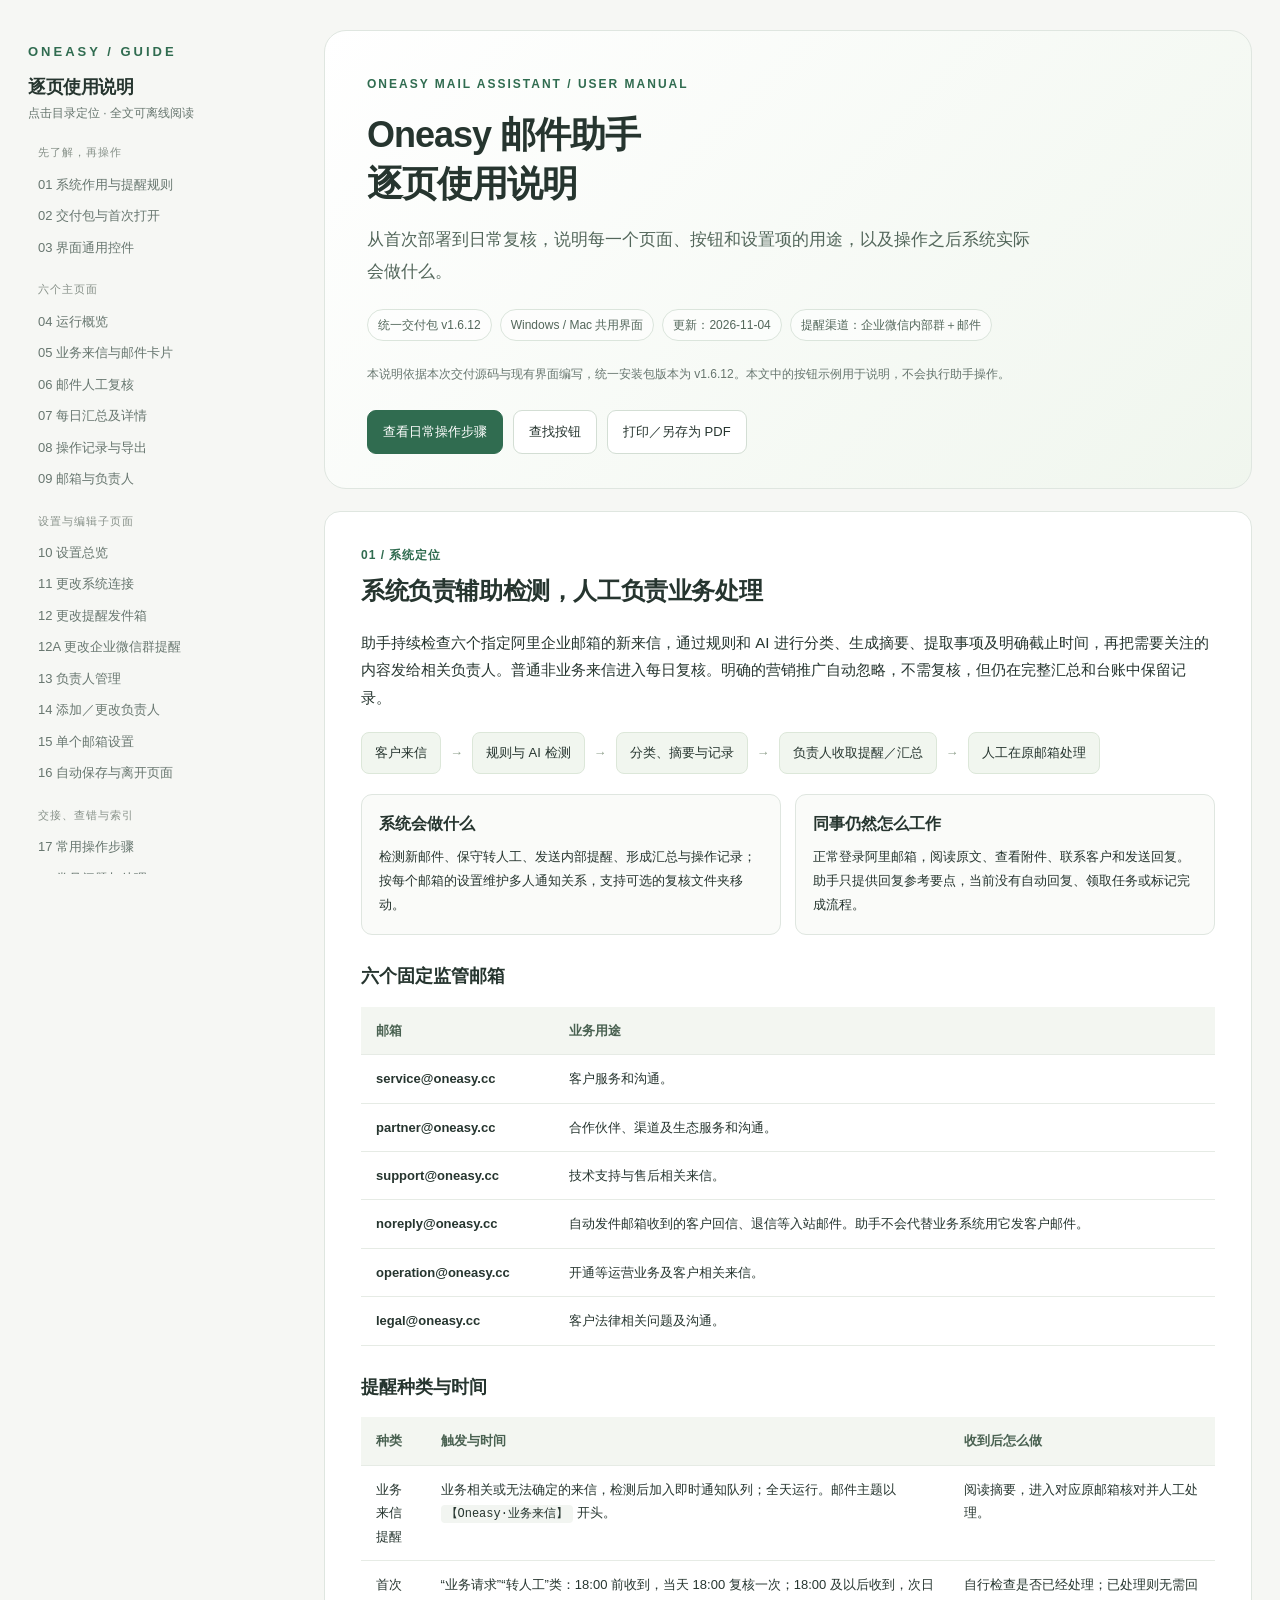
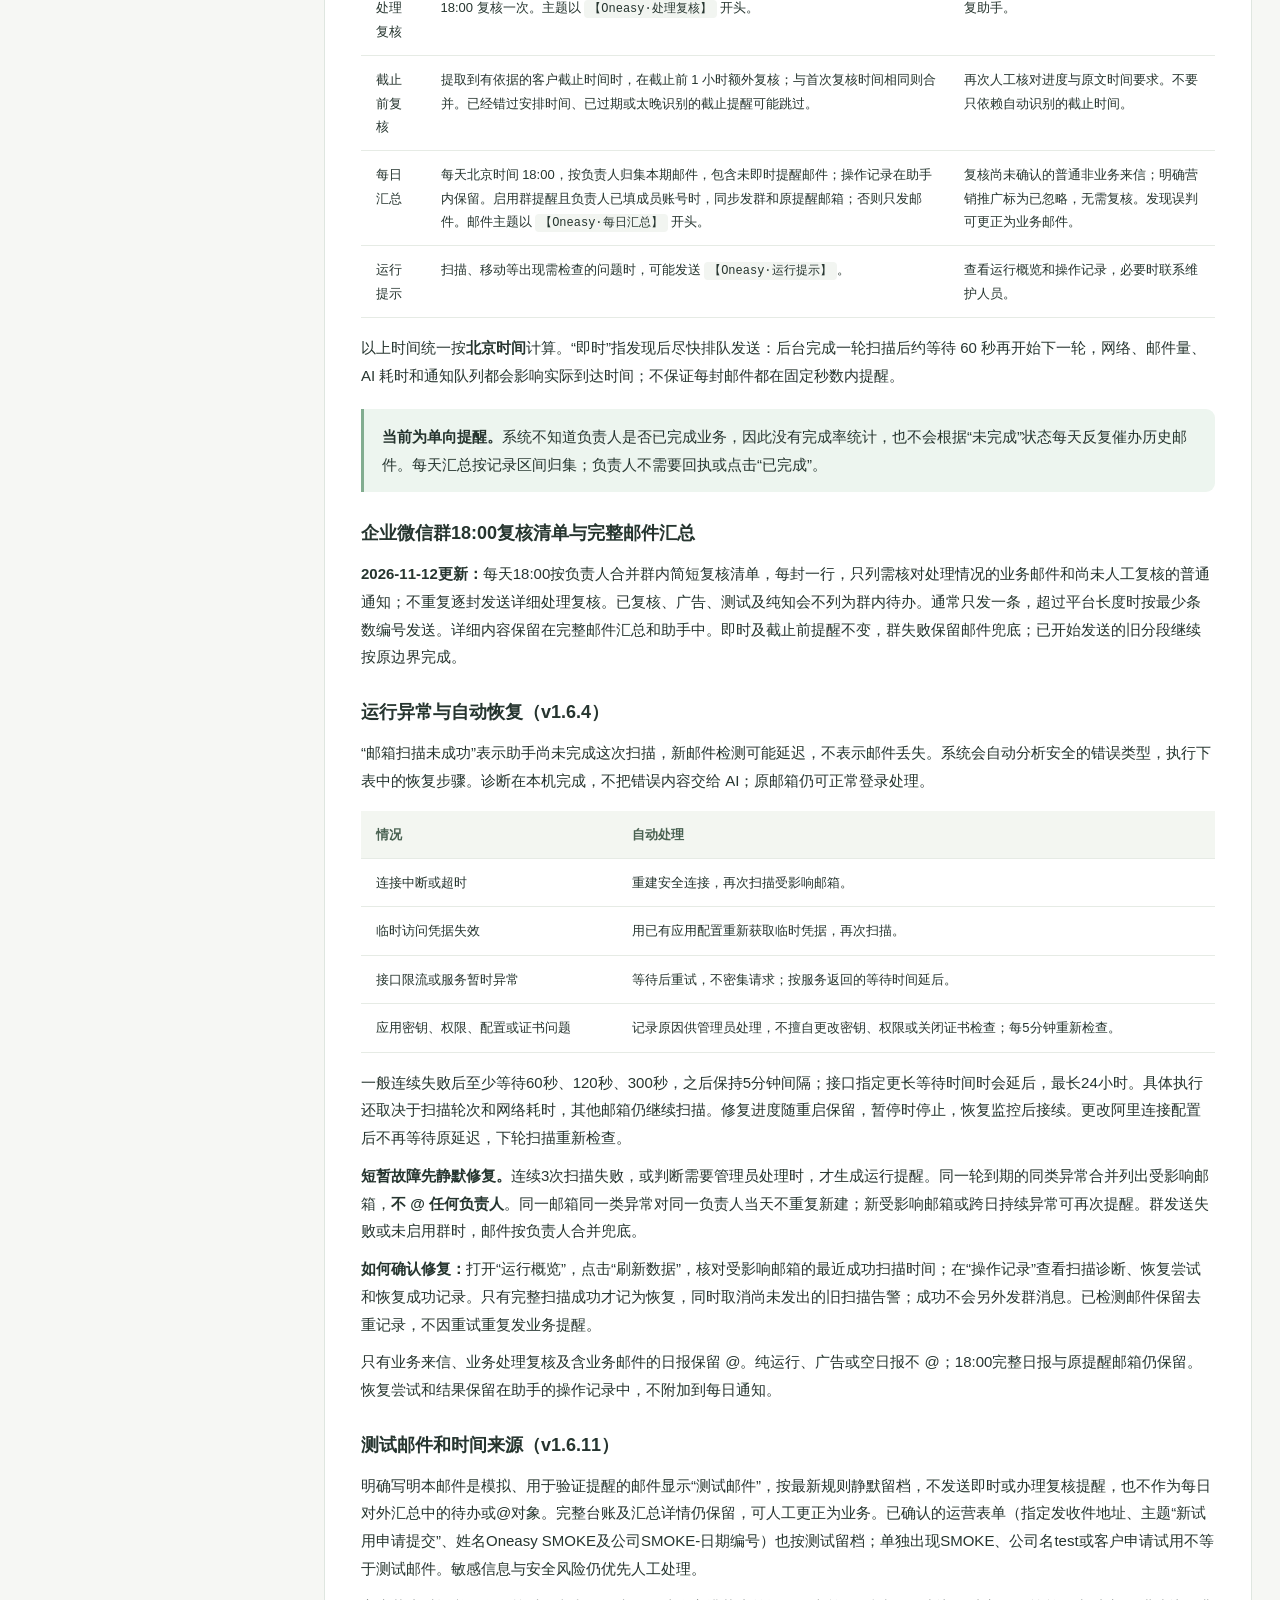
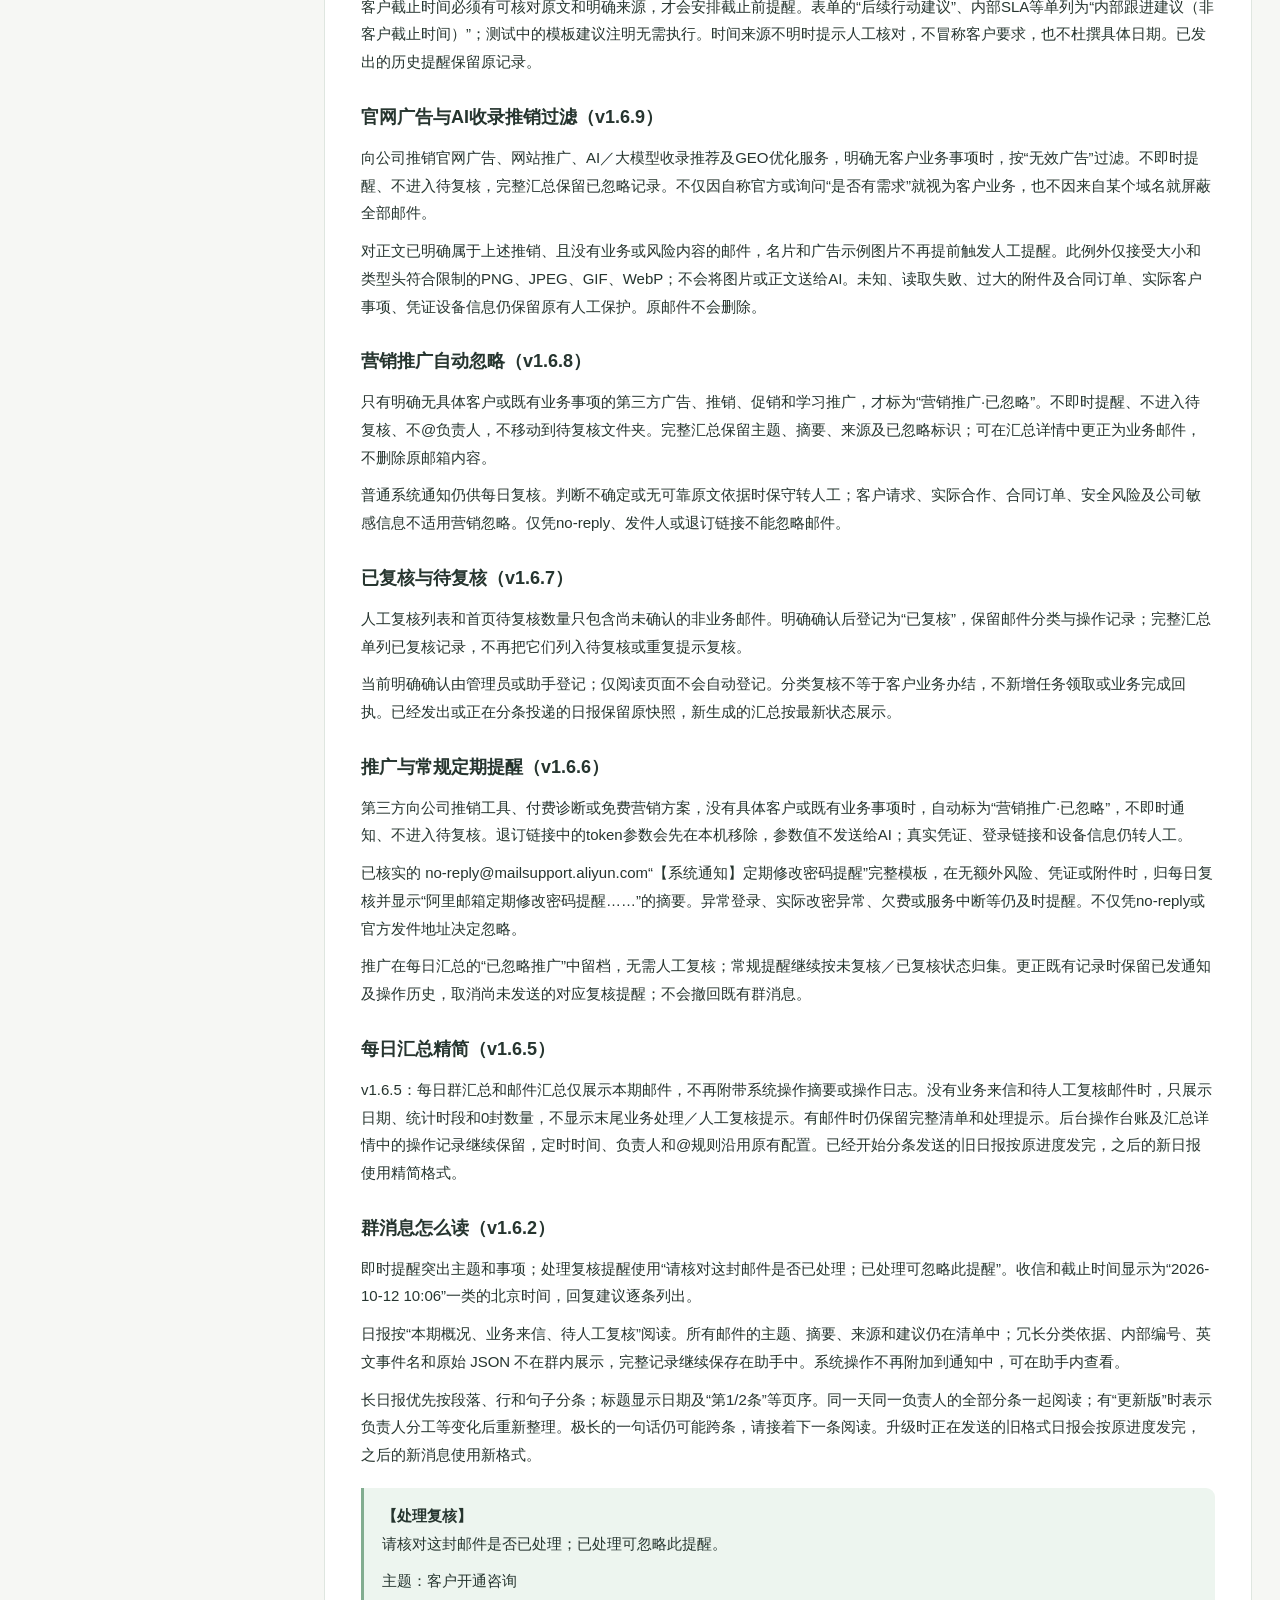
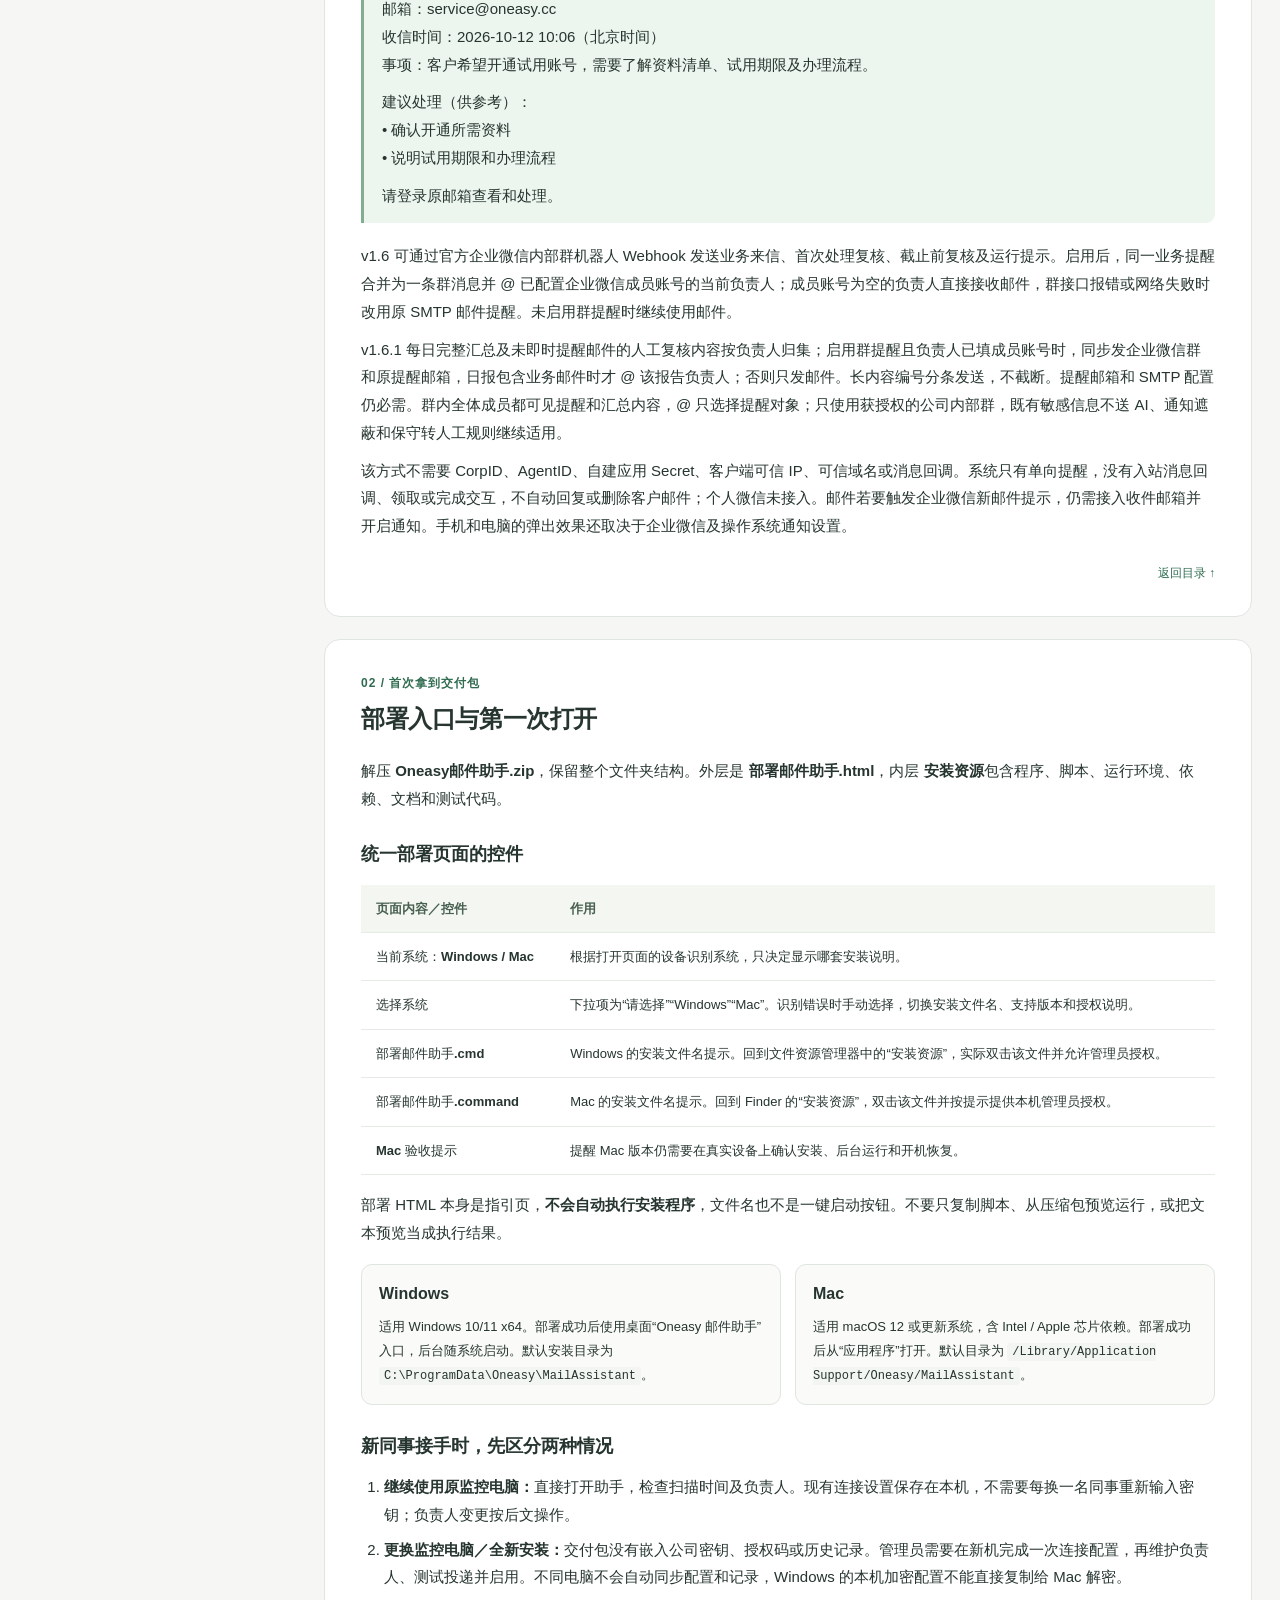
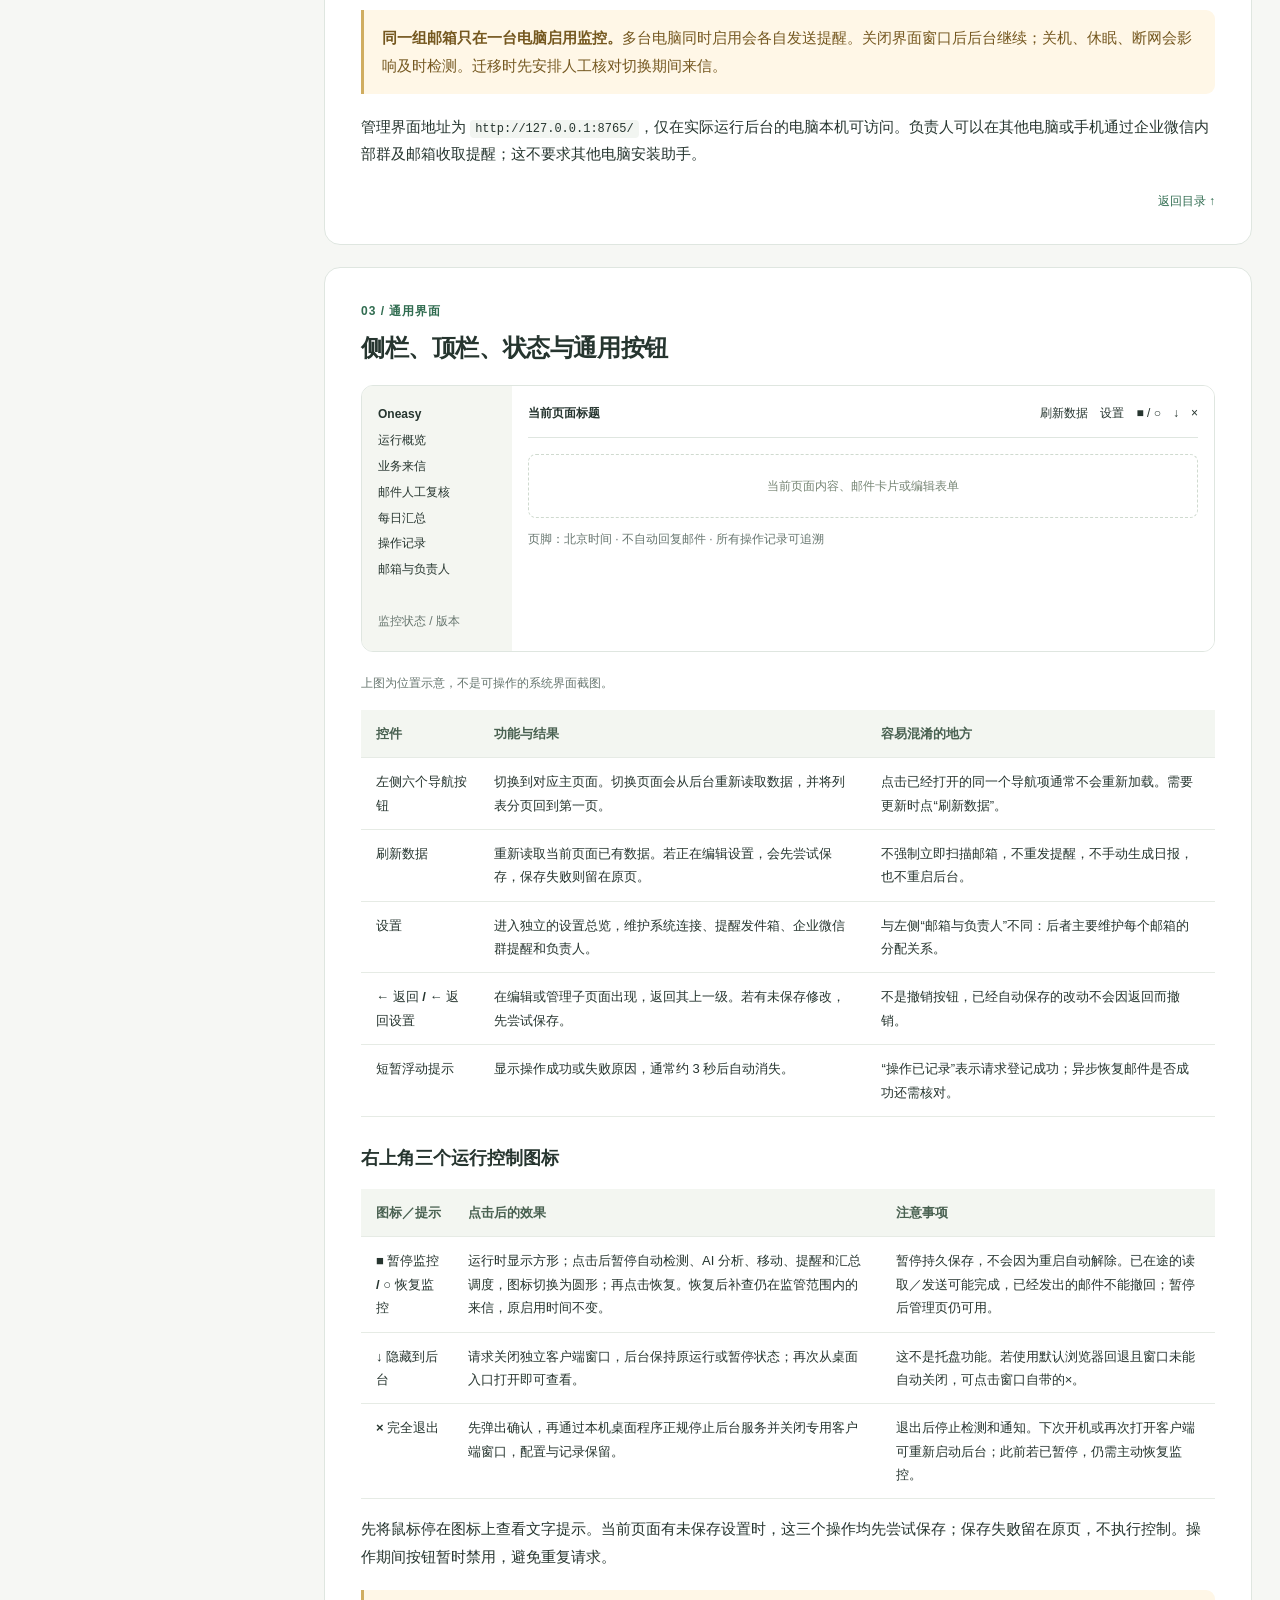
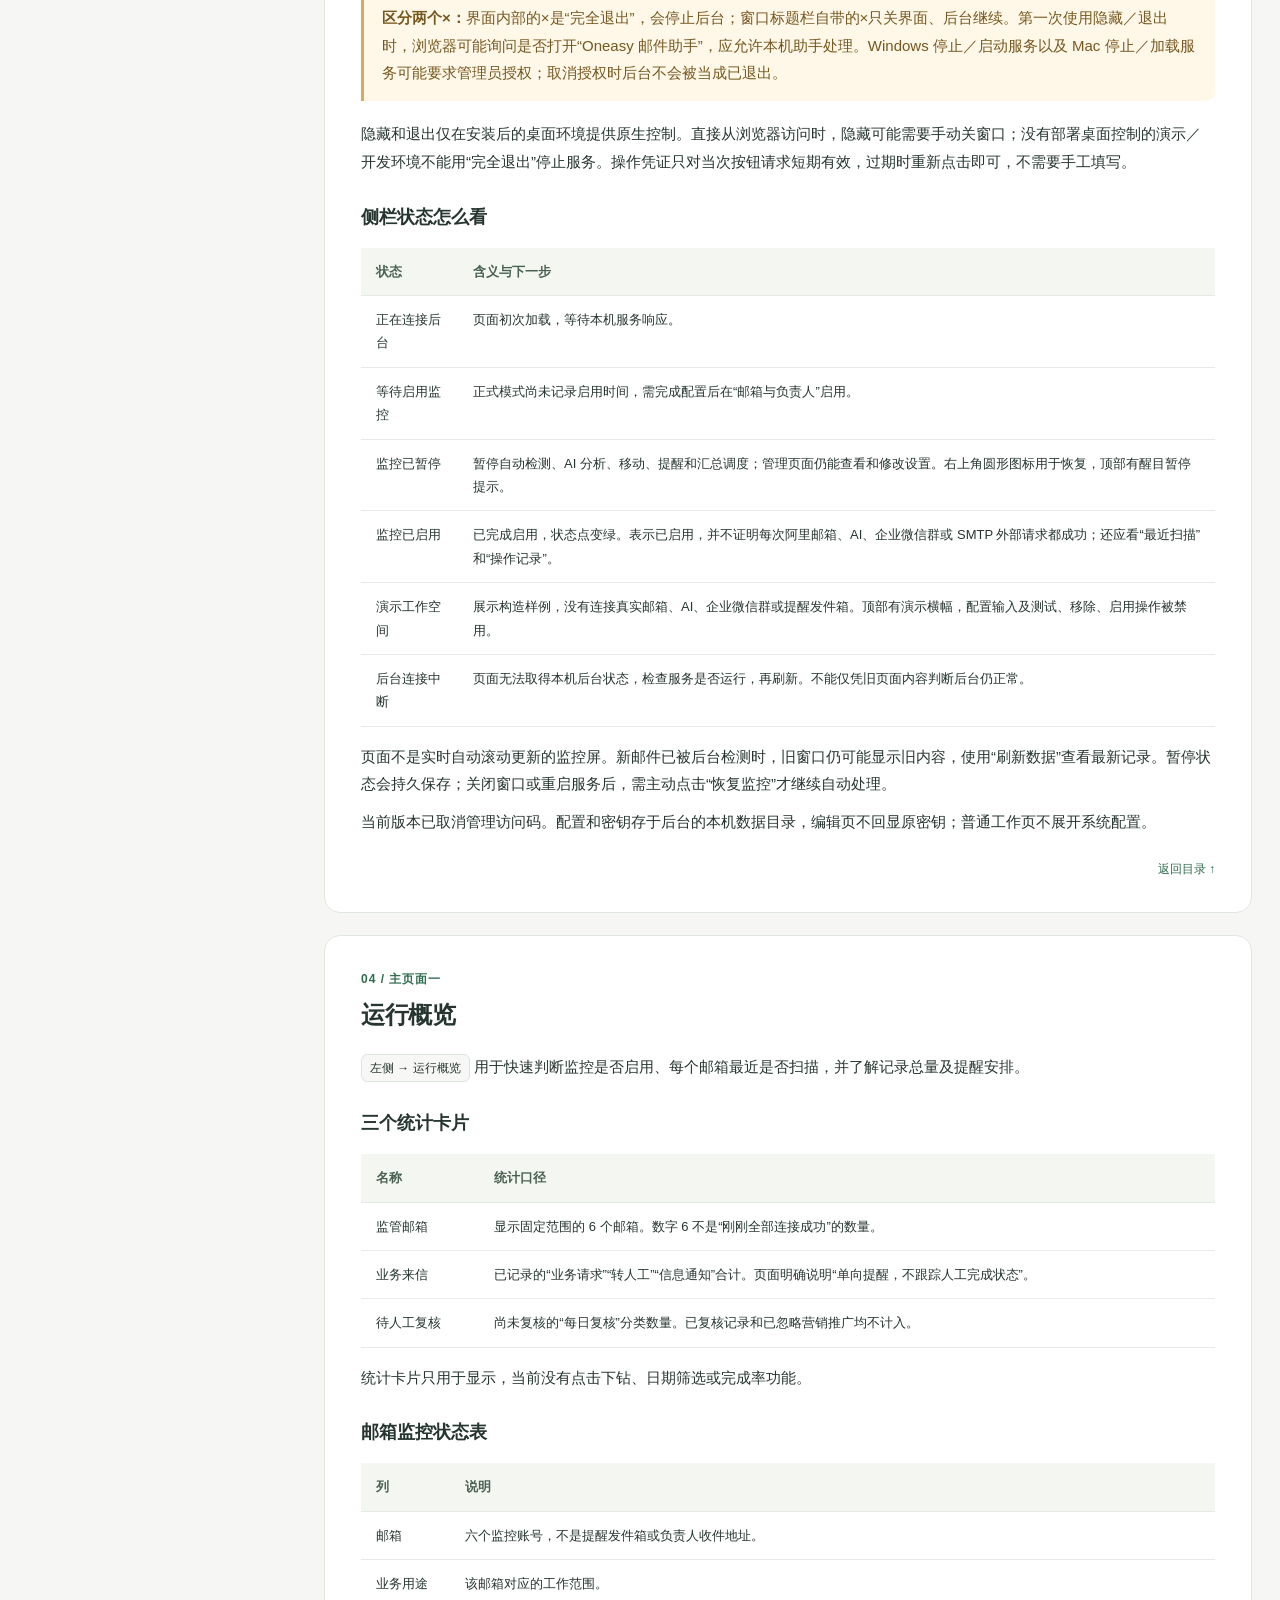
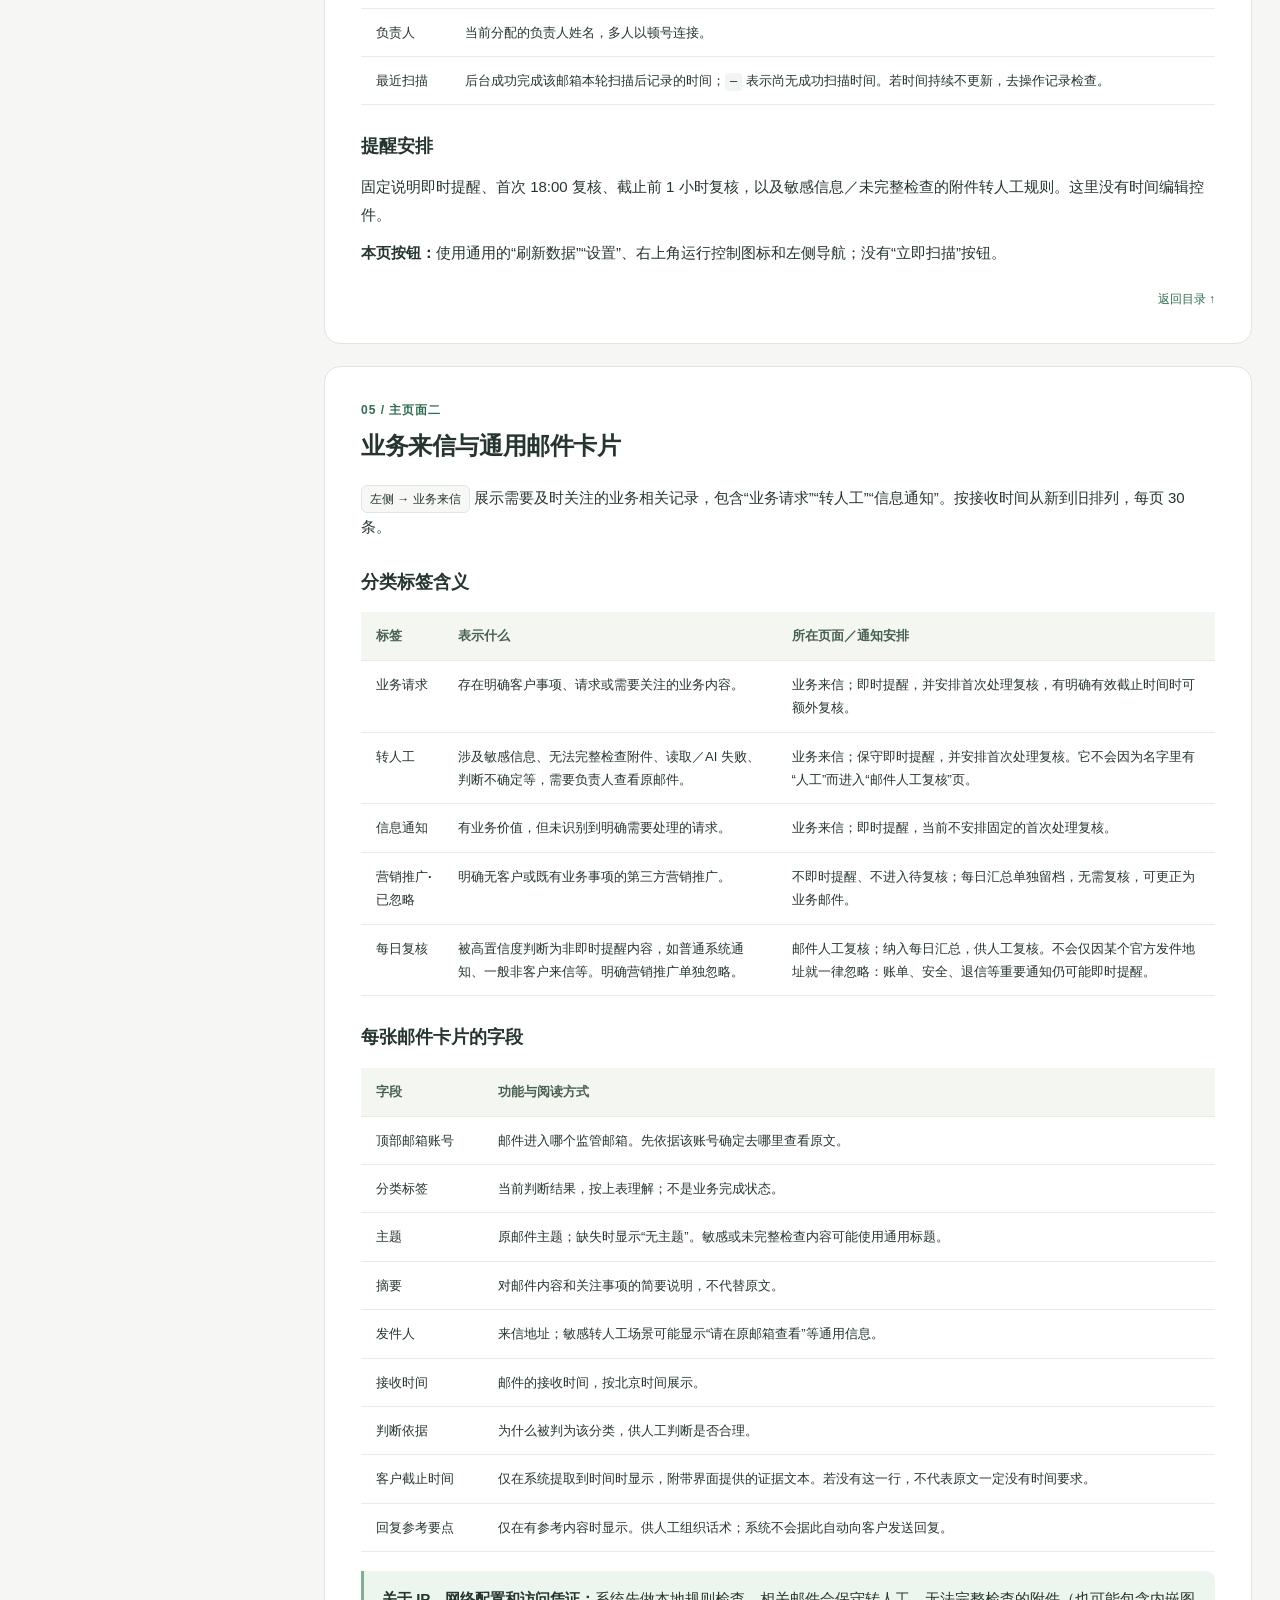
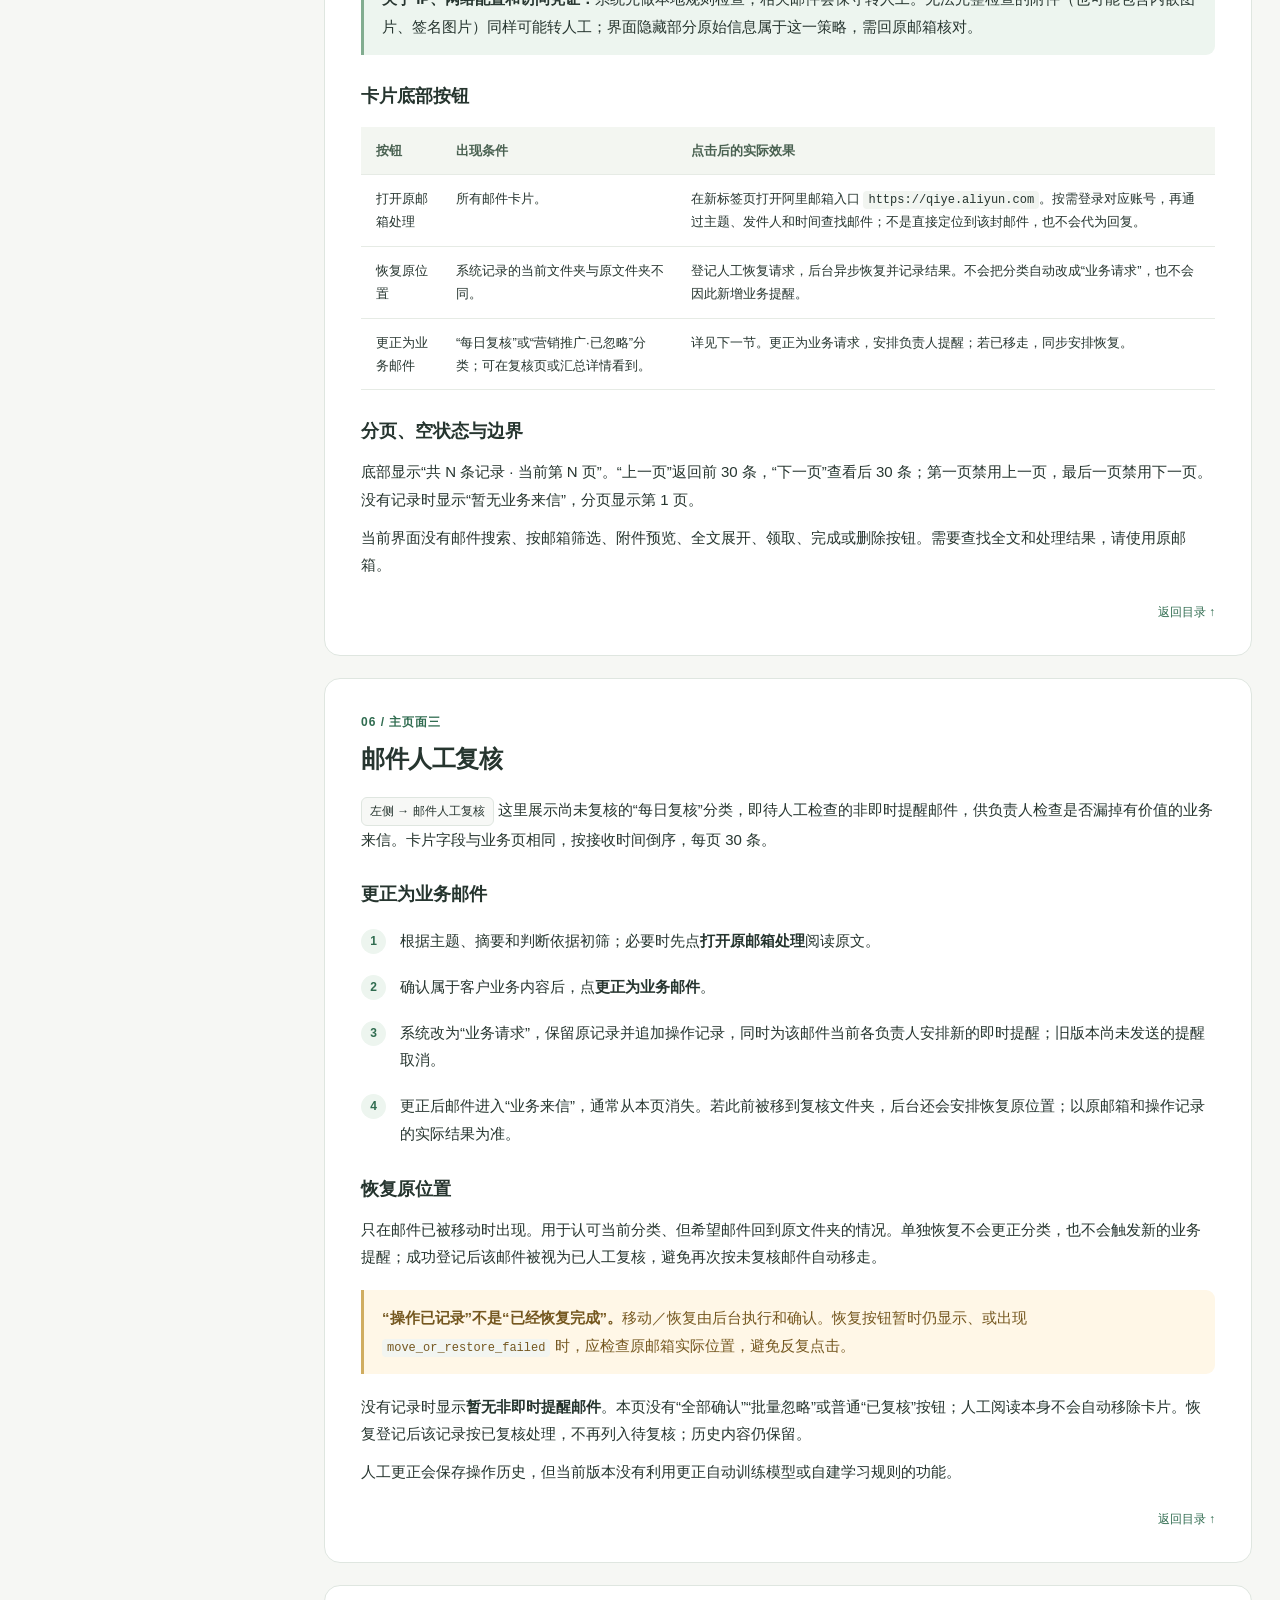
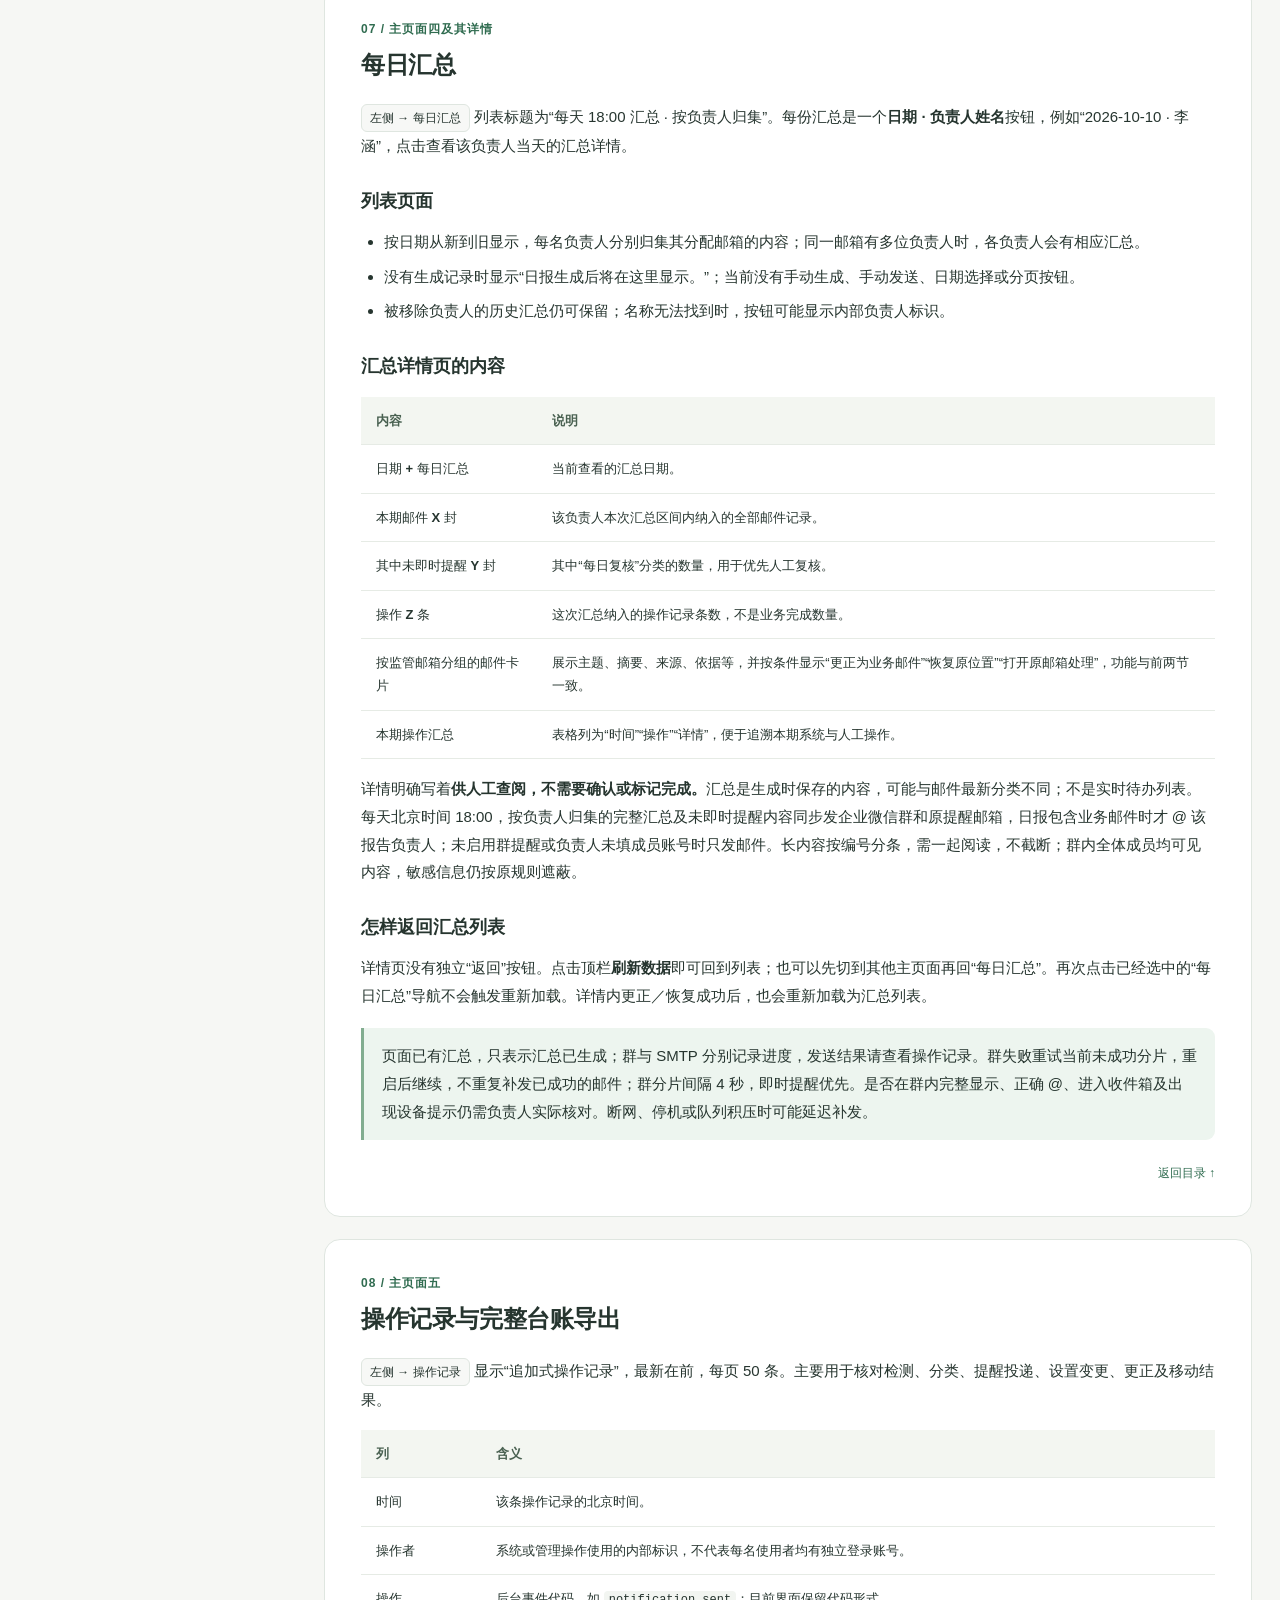
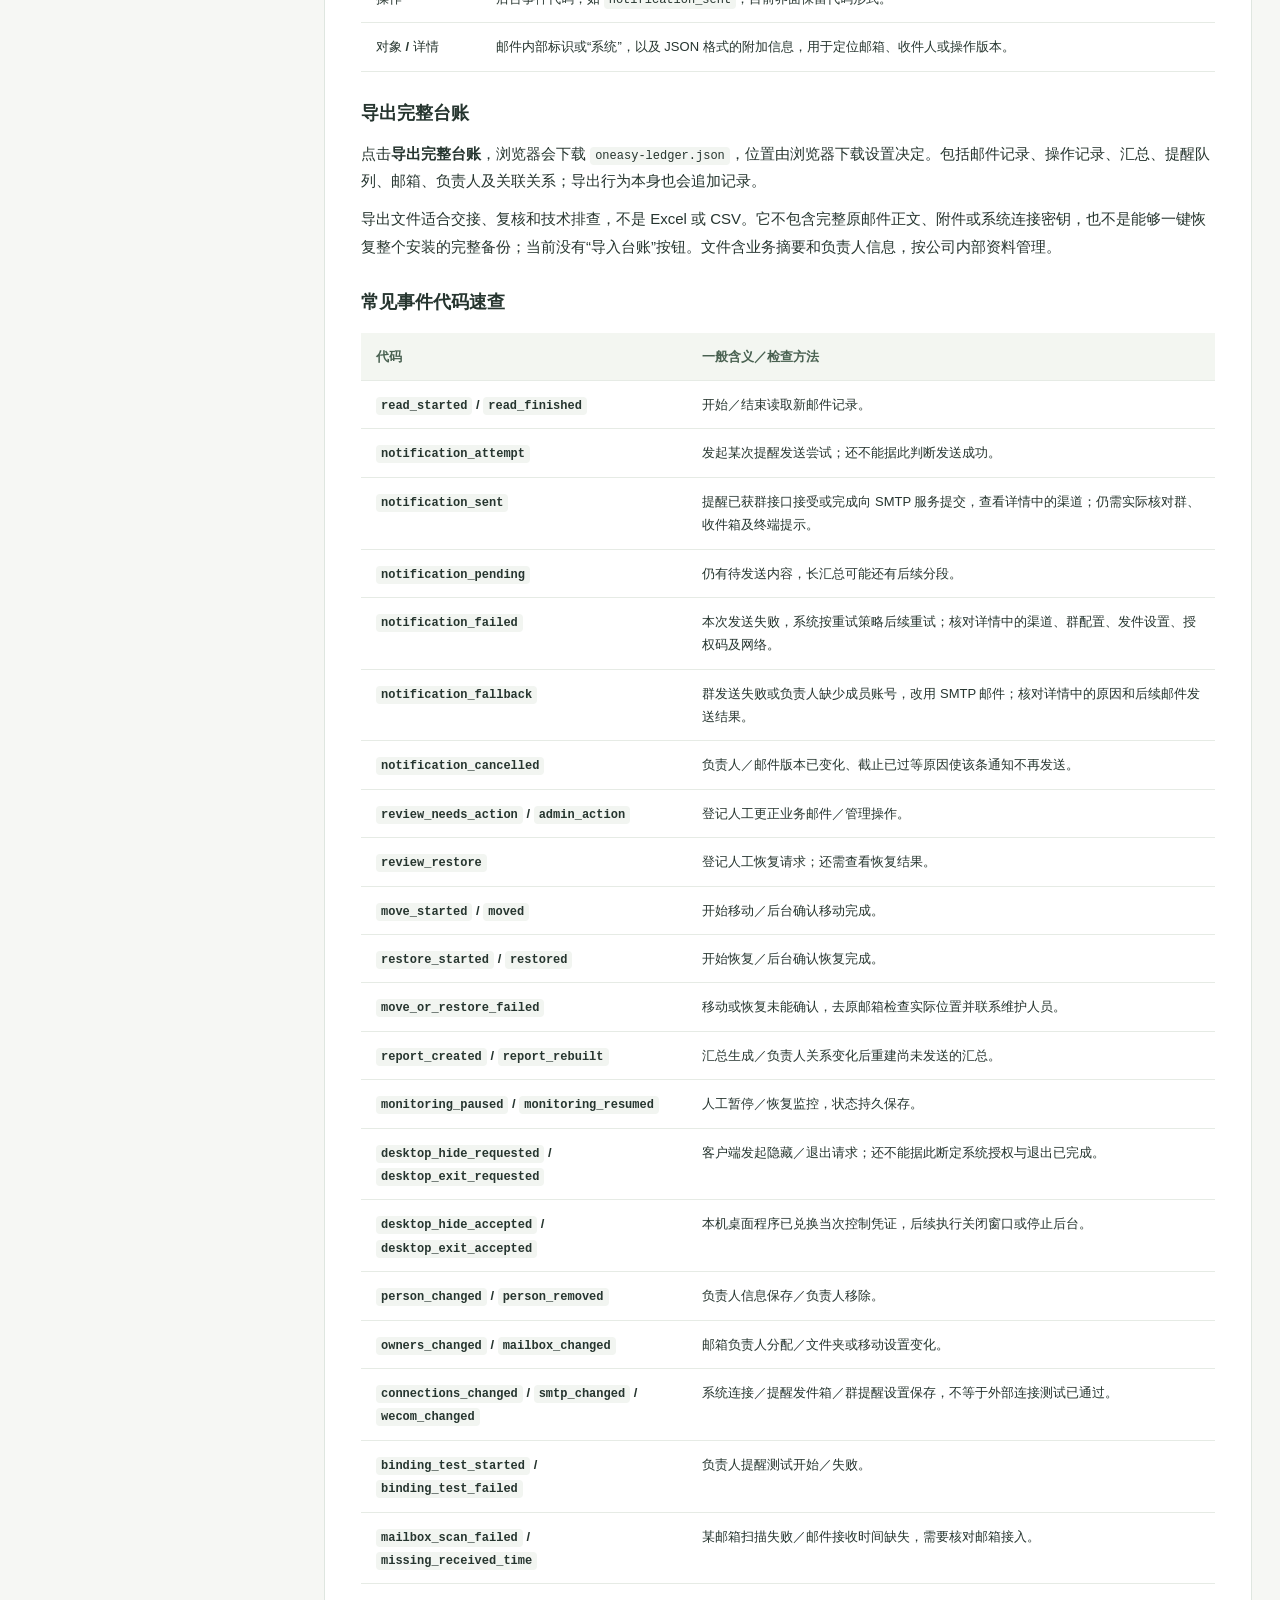
<file: docs/详细使用说明.html>
<!doctype html>
<html lang="zh-CN">
<head>
  <meta charset="utf-8">
  <meta name="viewport" content="width=device-width,initial-scale=1">
  <meta name="color-scheme" content="light">
  <title>Oneasy 邮件助手｜逐页使用说明</title>
  <style>
    :root{--ink:#26352f;--muted:#67766f;--line:#dfe6e0;--paper:#fff;--canvas:#f6f7f4;--green:#306c50;--green-bg:#edf5ef;--amber:#906415;--amber-bg:#fff7e7;--radius:16px}
    *{box-sizing:border-box}html{scroll-behavior:smooth;scroll-padding-top:28px}body{margin:0;background:var(--canvas);color:var(--ink);font-family:-apple-system,BlinkMacSystemFont,"Segoe UI","Microsoft YaHei",sans-serif;line-height:1.85;font-size:15px}a{color:var(--green);text-underline-offset:3px}button{font:inherit;cursor:pointer}a:focus-visible,button:focus-visible{outline:3px solid #a1c3ae;outline-offset:4px}
    .layout{display:grid;grid-template-columns:258px minmax(0,1040px);max-width:1380px;margin:auto;gap:38px;padding:30px 28px 80px}.toc{position:sticky;top:28px;align-self:start;max-height:calc(100vh - 56px);overflow:auto;padding:10px 12px 24px 0}.brand{font-size:13px;font-weight:750;letter-spacing:3px;color:var(--green)}.toc h2{font-size:18px;margin:10px 0 2px}.toc p{font-size:12px;margin:0 0 18px;color:var(--muted)}.toc a{display:block;text-decoration:none;color:var(--muted);padding:6px 10px;border-radius:7px;font-size:13px;line-height:1.5}.toc a:hover{background:var(--green-bg);color:var(--green)}.toc .group{display:block;font-size:11px;letter-spacing:1px;color:#879189;margin:16px 10px 6px}.document{min-width:0}.cover{padding:42px 42px 34px;background:linear-gradient(135deg,#fff 0%,#f0f6ee 100%);border:1px solid var(--line);border-radius:22px}.eyebrow{font-size:12px;font-weight:700;letter-spacing:2px;color:var(--green)}h1{font-size:36px;line-height:1.35;letter-spacing:-1px;margin:16px 0}h2{font-size:24px;line-height:1.45;margin:0 0 20px;letter-spacing:-.4px}h3{font-size:18px;line-height:1.55;margin:28px 0 12px}h4{font-size:15px;margin:20px 0 8px}.lead{font-size:17px;color:#52665a;max-width:670px}.meta{display:flex;flex-wrap:wrap;gap:8px;margin:22px 0}.tag{display:inline-block;background:#fff9;border:1px solid #dbe5dc;padding:4px 10px;border-radius:20px;font-size:12px;color:#53675b}.actions{display:flex;flex-wrap:wrap;gap:10px;margin-top:24px}.actions a,.actions button{display:inline-block;border:1px solid #d3ded4;background:#fff;padding:9px 15px;border-radius:9px;text-decoration:none;color:var(--ink);font-size:13px}.actions .primary{background:var(--green);color:#fff;border-color:var(--green)}.section{background:var(--paper);border:1px solid var(--line);border-radius:var(--radius);padding:32px 36px;margin-top:22px;scroll-margin-top:25px}.section-num{font-size:12px;color:var(--green);font-weight:700;letter-spacing:1px;margin-bottom:8px}p{margin:10px 0}ul,ol{padding-left:23px;margin:12px 0}li{margin:7px 0}li>p{margin:6px 0}.muted,.caption{color:var(--muted)}.caption{font-size:12px}.callout{border-left:3px solid #82ad90;background:var(--green-bg);border-radius:0 9px 9px 0;padding:14px 18px;margin:19px 0}.callout.warn{border-color:#d0ad60;background:var(--amber-bg);color:#755820}.callout p:first-child{margin-top:0}.callout p:last-child{margin-bottom:0}.path{display:inline-block;border:1px solid var(--line);background:#f7f8f6;border-radius:6px;padding:2px 8px;font-size:12px;overflow-wrap:anywhere}code{font-family:Consolas,monospace;font-size:12px;line-height:1.7;background:#f2f5f1;border-radius:4px;padding:2px 5px;overflow-wrap:anywhere}.table-wrap{overflow-x:auto;margin:16px 0}table{width:100%;border-collapse:collapse;text-align:left;font-size:13px;line-height:1.8}th{font-weight:650;background:#f3f6f1;color:#496151}th,td{border-bottom:1px solid #e6ebe5;padding:12px 13px;vertical-align:top}th:first-child,td:first-child{padding-left:15px}td:first-child{font-weight:550}td{overflow-wrap:anywhere}table.wide{min-width:660px}.key{font-weight:650;color:#234e3b}.demo-button{display:inline-block;border:1px solid #d6dfd5;background:#fff;padding:1px 8px;border-radius:5px;font-size:12px;white-space:nowrap;color:#36563f}.grid{display:grid;grid-template-columns:repeat(2,minmax(0,1fr));gap:14px;margin:18px 0}.mini{border:1px solid var(--line);border-radius:11px;padding:17px;background:#fafbf9}.mini h3{margin:0 0 8px;font-size:16px}.mini p{font-size:13px;margin:0}.flow{display:flex;flex-wrap:wrap;align-items:center;gap:9px;margin:20px 0;font-size:13px}.flow span{padding:8px 13px;background:#f1f6ef;border:1px solid #dce7d9;border-radius:8px}.flow b{font-weight:400;color:#90a18e}.ui-map{display:grid;grid-template-columns:150px 1fr;border:1px solid var(--line);border-radius:12px;overflow:hidden;margin:20px 0;font-size:12px}.ui-map aside{background:#f4f6f1;padding:16px;line-height:2.15}.ui-map .mock-main{padding:16px;background:#fff}.mock-header{display:flex;justify-content:space-between;gap:10px;border-bottom:1px solid var(--line);padding-bottom:12px;margin-bottom:16px}.mock-box{border:1px dashed #cfdacf;border-radius:8px;padding:20px;color:#768574;text-align:center}.steps{counter-reset:step;list-style:none;padding:0}.steps>li{position:relative;padding-left:39px;margin:18px 0}.steps>li:before{counter-increment:step;content:counter(step);position:absolute;left:0;top:2px;width:25px;height:25px;border-radius:50%;background:var(--green-bg);color:var(--green);text-align:center;line-height:25px;font-size:12px;font-weight:650}.faq{border-top:1px solid var(--line);padding:16px 0}.faq h3{font-size:16px;margin:0 0 7px}.faq p{font-size:14px}.back{display:block;text-align:right;font-size:12px;margin-top:22px;text-decoration:none}.end{font-size:12px;color:var(--muted);padding:25px 10px;text-align:center}.coverage td:first-child{white-space:nowrap}mark{background:#eaf3e8;color:inherit;padding:1px 4px;border-radius:3px}
    @media(max-width:1050px){.layout{grid-template-columns:210px minmax(0,1fr);gap:22px;padding:22px 20px 60px}.section{padding:27px}.cover{padding:32px}h1{font-size:31px}}
    @media(max-width:760px){html{scroll-behavior:auto}.layout{display:block;padding:16px 14px 45px}.toc{position:static;max-height:none;border:1px solid var(--line);padding:18px;background:#fff;border-radius:14px;margin-bottom:16px}.toc nav{display:grid;grid-template-columns:repeat(2,minmax(0,1fr));gap:2px 6px}.toc .group{grid-column:1/-1;margin:10px 8px 3px}.toc a{font-size:12px;padding:6px 8px}.toc h2{margin-top:6px}.toc p{margin-bottom:8px}.cover,.section{padding:24px 20px}h1{font-size:29px}h2{font-size:21px}.lead{font-size:15px}.grid{grid-template-columns:1fr}.ui-map{grid-template-columns:115px 1fr}.ui-map aside,.ui-map .mock-main{padding:12px}.mock-header{flex-direction:column}.section{margin-top:16px}.table-wrap{margin-left:-4px;margin-right:-4px}}
    @media print{@page{size:A4;margin:15mm 14mm}html{scroll-behavior:auto}body{background:#fff;color:#222;font-size:10pt;line-height:1.65}.layout{display:block;padding:0;max-width:none}.toc,.actions,.back{display:none!important}.cover{background:#fff;border:0;border-bottom:2px solid #456c52;border-radius:0;padding:0 0 22px;margin-bottom:22px}.section{padding:0;border:0;border-radius:0;margin:24px 0}h1{font-size:25pt}h2{font-size:17pt;break-after:avoid}h3,h4{break-after:avoid}p,li{orphans:3;widows:3}table{font-size:9pt}thead{display:table-header-group}tr,.mini,.callout,.flow,.ui-map{break-inside:avoid}.table-wrap{overflow:visible}table.wide{min-width:0}.tag{border:1px solid #ddd}.callout{background:#f6f7f5!important;print-color-adjust:exact}.callout.warn{background:#faf7f0!important}.grid{gap:10px}.section-num{margin-top:12px}.end{text-align:left}a{color:inherit;text-decoration:none}}
  </style>
</head>
<body>
<div class="layout" id="top">
  <aside class="toc" aria-label="说明书目录">
    <div class="brand">ONEASY / GUIDE</div>
    <h2>逐页使用说明</h2>
    <p>点击目录定位 · 全文可离线阅读</p>
    <nav>
      <span class="group">先了解，再操作</span>
      <a href="#scope">01 系统作用与提醒规则</a>
      <a href="#install">02 交付包与首次打开</a>
      <a href="#global">03 界面通用控件</a>
      <span class="group">六个主页面</span>
      <a href="#overview">04 运行概览</a>
      <a href="#business">05 业务来信与邮件卡片</a>
      <a href="#review">06 邮件人工复核</a>
      <a href="#reports">07 每日汇总及详情</a>
      <a href="#audit">08 操作记录与导出</a>
      <a href="#mailboxes">09 邮箱与负责人</a>
      <span class="group">设置与编辑子页面</span>
      <a href="#configuration">10 设置总览</a>
      <a href="#connections">11 更改系统连接</a>
      <a href="#smtp">12 更改提醒发件箱</a>
      <a href="#wecom">12A 更改企业微信群提醒</a>
      <a href="#people">13 负责人管理</a>
      <a href="#person">14 添加／更改负责人</a>
      <a href="#mailbox-editor">15 单个邮箱设置</a>
      <a href="#autosave">16 自动保存与离开页面</a>
      <span class="group">交接、查错与索引</span>
      <a href="#workflows">17 常用操作步骤</a>
      <a href="#troubleshooting">18 常见问题与处理</a>
      <a href="#acceptance">19 验收范围与维护位置</a>
      <a href="#button-index">20 全部按钮速查</a>
    </nav>
  </aside>
  <main class="document">
    <header class="cover">
      <div class="eyebrow">ONEASY MAIL ASSISTANT / USER MANUAL</div>
      <h1>Oneasy 邮件助手<br>逐页使用说明</h1>
      <p class="lead">从首次部署到日常复核，说明每一个页面、按钮和设置项的用途，以及操作之后系统实际会做什么。</p>
      <div class="meta"><span class="tag">统一交付包 v1.6.12</span><span class="tag">Windows / Mac 共用界面</span><span class="tag">更新：2026-11-04</span><span class="tag">提醒渠道：企业微信内部群＋邮件</span></div>
      <p class="caption">本说明依据本次交付源码与现有界面编写，统一安装包版本为 v1.6.12。本文中的按钮示例用于说明，不会执行助手操作。</p>
      <div class="actions"><a class="primary" href="#workflows">查看日常操作步骤</a><a href="#button-index">查找按钮</a><button type="button" id="print-manual">打印／另存为 PDF</button></div>
    </header>

    <section class="section" id="scope">
      <div class="section-num">01 / 系统定位</div><h2>系统负责辅助检测，人工负责业务处理</h2>
      <p>助手持续检查六个指定阿里企业邮箱的新来信，通过规则和 AI 进行分类、生成摘要、提取事项及明确截止时间，再把需要关注的内容发给相关负责人。普通非业务来信进入每日复核。明确的营销推广自动忽略，不需复核，但仍在完整汇总和台账中保留记录。</p>
      <div class="flow" aria-label="处理流程"><span>客户来信</span><b>→</b><span>规则与 AI 检测</span><b>→</b><span>分类、摘要与记录</span><b>→</b><span>负责人收取提醒／汇总</span><b>→</b><span>人工在原邮箱处理</span></div>
      <div class="grid"><div class="mini"><h3>系统会做什么</h3><p>检测新邮件、保守转人工、发送内部提醒、形成汇总与操作记录；按每个邮箱的设置维护多人通知关系，支持可选的复核文件夹移动。</p></div><div class="mini"><h3>同事仍然怎么工作</h3><p>正常登录阿里邮箱，阅读原文、查看附件、联系客户和发送回复。助手只提供回复参考要点，当前没有自动回复、领取任务或标记完成流程。</p></div></div>
      <h3>六个固定监管邮箱</h3>
      <div class="table-wrap"><table><thead><tr><th>邮箱</th><th>业务用途</th></tr></thead><tbody>
        <tr><td>service@oneasy.cc</td><td>客户服务和沟通。</td></tr><tr><td>partner@oneasy.cc</td><td>合作伙伴、渠道及生态服务和沟通。</td></tr><tr><td>support@oneasy.cc</td><td>技术支持与售后相关来信。</td></tr><tr><td>noreply@oneasy.cc</td><td>自动发件邮箱收到的客户回信、退信等入站邮件。助手不会代替业务系统用它发客户邮件。</td></tr><tr><td>operation@oneasy.cc</td><td>开通等运营业务及客户相关来信。</td></tr><tr><td>legal@oneasy.cc</td><td>客户法律相关问题及沟通。</td></tr>
      </tbody></table></div>
      <h3>提醒种类与时间</h3>
      <div class="table-wrap"><table class="wide"><thead><tr><th>种类</th><th>触发与时间</th><th>收到后怎么做</th></tr></thead><tbody>
        <tr><td>业务来信提醒</td><td>业务相关或无法确定的来信，检测后加入即时通知队列；全天运行。邮件主题以 <code>【Oneasy·业务来信】</code> 开头。</td><td>阅读摘要，进入对应原邮箱核对并人工处理。</td></tr>
        <tr><td>首次处理复核</td><td>“业务请求”“转人工”类：18:00 前收到，当天 18:00 复核一次；18:00 及以后收到，次日 18:00 复核一次。主题以 <code>【Oneasy·处理复核】</code> 开头。</td><td>自行检查是否已经处理；已处理则无需回复助手。</td></tr>
        <tr><td>截止前复核</td><td>提取到有依据的客户截止时间时，在截止前 1 小时额外复核；与首次复核时间相同则合并。已经错过安排时间、已过期或太晚识别的截止提醒可能跳过。</td><td>再次人工核对进度与原文时间要求。不要只依赖自动识别的截止时间。</td></tr>
        <tr><td>每日汇总</td><td>每天北京时间 18:00，按负责人归集本期邮件，包含未即时提醒邮件；操作记录在助手内保留。启用群提醒且负责人已填成员账号时，同步发群和原提醒邮箱；否则只发邮件。邮件主题以 <code>【Oneasy·每日汇总】</code> 开头。</td><td>复核尚未确认的普通非业务来信；明确营销推广标为已忽略，无需复核。发现误判可更正为业务邮件。</td></tr>
        <tr><td>运行提示</td><td>扫描、移动等出现需检查的问题时，可能发送 <code>【Oneasy·运行提示】</code>。</td><td>查看运行概览和操作记录，必要时联系维护人员。</td></tr>
      </tbody></table></div>
      <p>以上时间统一按<strong>北京时间</strong>计算。“即时”指发现后尽快排队发送：后台完成一轮扫描后约等待 60 秒再开始下一轮，网络、邮件量、AI 耗时和通知队列都会影响实际到达时间；不保证每封邮件都在固定秒数内提醒。</p>
      <div class="callout"><p><strong>当前为单向提醒。</strong>系统不知道负责人是否已完成业务，因此没有完成率统计，也不会根据“未完成”状态每天反复催办历史邮件。每天汇总按记录区间归集；负责人不需要回执或点击“已完成”。</p></div>
      <h3>企业微信群18:00复核清单与完整邮件汇总</h3>
      <p><strong>2026-11-12更新：</strong>每天18:00按负责人合并群内简短复核清单，每封一行，只列需核对处理情况的业务邮件和尚未人工复核的普通通知；不重复逐封发送详细处理复核。已复核、广告、测试及纯知会不列为群内待办。通常只发一条，超过平台长度时按最少条数编号发送。详细内容保留在完整邮件汇总和助手中。即时及截止前提醒不变，群失败保留邮件兜底；已开始发送的旧分段继续按原边界完成。</p>
      <h3 id="system-alerts">运行异常与自动恢复（v1.6.4）</h3>
      <p>“邮箱扫描未成功”表示助手尚未完成这次扫描，新邮件检测可能延迟，不表示邮件丢失。系统会自动分析安全的错误类型，执行下表中的恢复步骤。诊断在本机完成，不把错误内容交给 AI；原邮箱仍可正常登录处理。</p>
      <div class="table-wrap"><table><thead><tr><th>情况</th><th>自动处理</th></tr></thead><tbody>
      <tr><td>连接中断或超时</td><td>重建安全连接，再次扫描受影响邮箱。</td></tr>
      <tr><td>临时访问凭据失效</td><td>用已有应用配置重新获取临时凭据，再次扫描。</td></tr>
      <tr><td>接口限流或服务暂时异常</td><td>等待后重试，不密集请求；按服务返回的等待时间延后。</td></tr>
      <tr><td>应用密钥、权限、配置或证书问题</td><td>记录原因供管理员处理，不擅自更改密钥、权限或关闭证书检查；每5分钟重新检查。</td></tr>
      </tbody></table></div>
      <p>一般连续失败后至少等待60秒、120秒、300秒，之后保持5分钟间隔；接口指定更长等待时间时会延后，最长24小时。具体执行还取决于扫描轮次和网络耗时，其他邮箱仍继续扫描。修复进度随重启保留，暂停时停止，恢复监控后接续。更改阿里连接配置后不再等待原延迟，下轮扫描重新检查。</p>
      <p><strong>短暂故障先静默修复。</strong>连续3次扫描失败，或判断需要管理员处理时，才生成运行提醒。同一轮到期的同类异常合并列出受影响邮箱，<strong>不 @ 任何负责人</strong>。同一邮箱同一类异常对同一负责人当天不重复新建；新受影响邮箱或跨日持续异常可再次提醒。群发送失败或未启用群时，邮件按负责人合并兜底。</p>
      <p><strong>如何确认修复：</strong>打开“运行概览”，点击“刷新数据”，核对受影响邮箱的最近成功扫描时间；在“操作记录”查看扫描诊断、恢复尝试和恢复成功记录。只有完整扫描成功才记为恢复，同时取消尚未发出的旧扫描告警；成功不会另外发群消息。已检测邮件保留去重记录，不因重试重复发业务提醒。</p>
      <p>只有业务来信、业务处理复核及含业务邮件的日报保留 @。纯运行、广告或空日报不 @；18:00完整日报与原提醒邮箱仍保留。恢复尝试和结果保留在助手的操作记录中，不附加到每日通知。</p>
      <h3 id="notice-context">测试邮件和时间来源（v1.6.11）</h3>
      <p>明确写明本邮件是模拟、用于验证提醒的邮件显示“测试邮件”，按最新规则静默留档，不发送即时或办理复核提醒，也不作为每日对外汇总中的待办或@对象。完整台账及汇总详情仍保留，可人工更正为业务。已确认的运营表单（指定发收件地址、主题“新试用申请提交”、姓名Oneasy SMOKE及公司SMOKE-日期编号）也按测试留档；单独出现SMOKE、公司名test或客户申请试用不等于测试邮件。敏感信息与安全风险仍优先人工处理。</p>
      <p>客户截止时间必须有可核对原文和明确来源，才会安排截止前提醒。表单的“后续行动建议”、内部SLA等单列为“内部跟进建议（非客户截止时间）”；测试中的模板建议注明无需执行。时间来源不明时提示人工核对，不冒称客户要求，也不杜撰具体日期。已发出的历史提醒保留原记录。</p>
      <h3 id="web-ad-filter">官网广告与AI收录推销过滤（v1.6.9）</h3>
      <p>向公司推销官网广告、网站推广、AI／大模型收录推荐及GEO优化服务，明确无客户业务事项时，按“无效广告”过滤。不即时提醒、不进入待复核，完整汇总保留已忽略记录。不仅因自称官方或询问“是否有需求”就视为客户业务，也不因来自某个域名就屏蔽全部邮件。</p>
      <p>对正文已明确属于上述推销、且没有业务或风险内容的邮件，名片和广告示例图片不再提前触发人工提醒。此例外仅接受大小和类型头符合限制的PNG、JPEG、GIF、WebP；不会将图片或正文送给AI。未知、读取失败、过大的附件及合同订单、实际客户事项、凭证设备信息仍保留原有人工保护。原邮件不会删除。</p>
      <h3 id="marketing-ignore">营销推广自动忽略（v1.6.8）</h3>
      <p>只有明确无具体客户或既有业务事项的第三方广告、推销、促销和学习推广，才标为“营销推广·已忽略”。不即时提醒、不进入待复核、不@负责人，不移动到待复核文件夹。完整汇总保留主题、摘要、来源及已忽略标识；可在汇总详情中更正为业务邮件，不删除原邮箱内容。</p>
      <p>普通系统通知仍供每日复核。判断不确定或无可靠原文依据时保守转人工；客户请求、实际合作、合同订单、安全风险及公司敏感信息不适用营销忽略。仅凭no-reply、发件人或退订链接不能忽略邮件。</p>
      <h3 id="reviewed-state">已复核与待复核（v1.6.7）</h3>
      <p>人工复核列表和首页待复核数量只包含尚未确认的非业务邮件。明确确认后登记为“已复核”，保留邮件分类与操作记录；完整汇总单列已复核记录，不再把它们列入待复核或重复提示复核。</p>
      <p>当前明确确认由管理员或助手登记；仅阅读页面不会自动登记。分类复核不等于客户业务办结，不新增任务领取或业务完成回执。已经发出或正在分条投递的日报保留原快照，新生成的汇总按最新状态展示。</p>
      <h3 id="classification-updates">推广与常规定期提醒（v1.6.6）</h3>
      <p>第三方向公司推销工具、付费诊断或免费营销方案，没有具体客户或既有业务事项时，自动标为“营销推广·已忽略”，不即时通知、不进入待复核。退订链接中的token参数会先在本机移除，参数值不发送给AI；真实凭证、登录链接和设备信息仍转人工。</p>
      <p>已核实的 no-reply@mailsupport.aliyun.com“【系统通知】定期修改密码提醒”完整模板，在无额外风险、凭证或附件时，归每日复核并显示“阿里邮箱定期修改密码提醒……”的摘要。异常登录、实际改密异常、欠费或服务中断等仍及时提醒。不仅凭no-reply或官方发件地址决定忽略。</p>
      <p>推广在每日汇总的“已忽略推广”中留档，无需人工复核；常规提醒继续按未复核／已复核状态归集。更正既有记录时保留已发通知及操作历史，取消尚未发送的对应复核提醒；不会撤回既有群消息。</p>
      <h3 id="daily-report-trim">每日汇总精简（v1.6.5）</h3>
      <p>v1.6.5：每日群汇总和邮件汇总仅展示本期邮件，不再附带系统操作摘要或操作日志。没有业务来信和待人工复核邮件时，只展示日期、统计时段和0封数量，不显示末尾业务处理／人工复核提示。有邮件时仍保留完整清单和处理提示。后台操作台账及汇总详情中的操作记录继续保留，定时时间、负责人和@规则沿用原有配置。已经开始分条发送的旧日报按原进度发完，之后的新日报使用精简格式。</p>
      <h3 id="group-message-format">群消息怎么读（v1.6.2）</h3>
      <p>即时提醒突出主题和事项；处理复核提醒使用“请核对这封邮件是否已处理；已处理可忽略此提醒”。收信和截止时间显示为“2026-10-12 10:06”一类的北京时间，回复建议逐条列出。</p>
      <p>日报按“本期概况、业务来信、待人工复核”阅读。所有邮件的主题、摘要、来源和建议仍在清单中；冗长分类依据、内部编号、英文事件名和原始 JSON 不在群内展示，完整记录继续保存在助手中。系统操作不再附加到通知中，可在助手内查看。</p>
      <p>长日报优先按段落、行和句子分条；标题显示日期及“第1/2条”等页序。同一天同一负责人的全部分条一起阅读；有“更新版”时表示负责人分工等变化后重新整理。极长的一句话仍可能跨条，请接着下一条阅读。升级时正在发送的旧格式日报会按原进度发完，之后的新消息使用新格式。</p>
      <div class="callout"><p><strong>【处理复核】</strong><br>请核对这封邮件是否已处理；已处理可忽略此提醒。</p><p>主题：客户开通咨询<br>邮箱：service@oneasy.cc<br>收信时间：2026-10-12 10:06（北京时间）<br>事项：客户希望开通试用账号，需要了解资料清单、试用期限及办理流程。</p><p>建议处理（供参考）：<br>• 确认开通所需资料<br>• 说明试用期限和办理流程</p><p>请登录原邮箱查看和处理。</p></div>

      <p>v1.6 可通过官方企业微信内部群机器人 Webhook 发送业务来信、首次处理复核、截止前复核及运行提示。启用后，同一业务提醒合并为一条群消息并 @ 已配置企业微信成员账号的当前负责人；成员账号为空的负责人直接接收邮件，群接口报错或网络失败时改用原 SMTP 邮件提醒。未启用群提醒时继续使用邮件。</p>
      <p>v1.6.1 每日完整汇总及未即时提醒邮件的人工复核内容按负责人归集；启用群提醒且负责人已填成员账号时，同步发企业微信群和原提醒邮箱，日报包含业务邮件时才 @ 该报告负责人；否则只发邮件。长内容编号分条发送，不截断。提醒邮箱和 SMTP 配置仍必需。群内全体成员都可见提醒和汇总内容，@ 只选择提醒对象；只使用获授权的公司内部群，既有敏感信息不送 AI、通知遮蔽和保守转人工规则继续适用。</p>
      <p>该方式不需要 CorpID、AgentID、自建应用 Secret、客户端可信 IP、可信域名或消息回调。系统只有单向提醒，没有入站消息回调、领取或完成交互，不自动回复或删除客户邮件；个人微信未接入。邮件若要触发企业微信新邮件提示，仍需接入收件邮箱并开启通知。手机和电脑的弹出效果还取决于企业微信及操作系统通知设置。</p>
      <a class="back" href="#top">返回目录 ↑</a>
    </section>

    <section class="section" id="install">
      <div class="section-num">02 / 首次拿到交付包</div><h2>部署入口与第一次打开</h2>
      <p>解压 <strong>Oneasy邮件助手.zip</strong>，保留整个文件夹结构。外层是 <strong>部署邮件助手.html</strong>，内层 <strong>安装资源</strong>包含程序、脚本、运行环境、依赖、文档和测试代码。</p>
      <h3>统一部署页面的控件</h3>
      <div class="table-wrap"><table><thead><tr><th>页面内容／控件</th><th>作用</th></tr></thead><tbody>
        <tr><td>当前系统：Windows / Mac</td><td>根据打开页面的设备识别系统，只决定显示哪套安装说明。</td></tr>
        <tr><td>选择系统</td><td>下拉项为“请选择”“Windows”“Mac”。识别错误时手动选择，切换安装文件名、支持版本和授权说明。</td></tr>
        <tr><td>部署邮件助手.cmd</td><td>Windows 的安装文件名提示。回到文件资源管理器中的“安装资源”，实际双击该文件并允许管理员授权。</td></tr>
        <tr><td>部署邮件助手.command</td><td>Mac 的安装文件名提示。回到 Finder 的“安装资源”，双击该文件并按提示提供本机管理员授权。</td></tr>
        <tr><td>Mac 验收提示</td><td>提醒 Mac 版本仍需要在真实设备上确认安装、后台运行和开机恢复。</td></tr>
      </tbody></table></div>
      <p>部署 HTML 本身是指引页，<strong>不会自动执行安装程序</strong>，文件名也不是一键启动按钮。不要只复制脚本、从压缩包预览运行，或把文本预览当成执行结果。</p>
      <div class="grid"><div class="mini"><h3>Windows</h3><p>适用 Windows 10/11 x64。部署成功后使用桌面“Oneasy 邮件助手”入口，后台随系统启动。默认安装目录为 <code>C:\ProgramData\Oneasy\MailAssistant</code>。</p></div><div class="mini"><h3>Mac</h3><p>适用 macOS 12 或更新系统，含 Intel / Apple 芯片依赖。部署成功后从“应用程序”打开。默认目录为 <code>/Library/Application Support/Oneasy/MailAssistant</code>。</p></div></div>
      <h3>新同事接手时，先区分两种情况</h3>
      <ol>
        <li><strong>继续使用原监控电脑：</strong>直接打开助手，检查扫描时间及负责人。现有连接设置保存在本机，不需要每换一名同事重新输入密钥；负责人变更按后文操作。</li>
        <li><strong>更换监控电脑／全新安装：</strong>交付包没有嵌入公司密钥、授权码或历史记录。管理员需要在新机完成一次连接配置，再维护负责人、测试投递并启用。不同电脑不会自动同步配置和记录，Windows 的本机加密配置不能直接复制给 Mac 解密。</li>
      </ol>
      <div class="callout warn"><p><strong>同一组邮箱只在一台电脑启用监控。</strong>多台电脑同时启用会各自发送提醒。关闭界面窗口后后台继续；关机、休眠、断网会影响及时检测。迁移时先安排人工核对切换期间来信。</p></div>
      <p>管理界面地址为 <code>http://127.0.0.1:8765/</code>，仅在实际运行后台的电脑本机可访问。负责人可以在其他电脑或手机通过企业微信内部群及邮箱收取提醒；这不要求其他电脑安装助手。</p>
      <a class="back" href="#top">返回目录 ↑</a>
    </section>

    <section class="section" id="global">
      <div class="section-num">03 / 通用界面</div><h2>侧栏、顶栏、状态与通用按钮</h2>
      <div class="ui-map" aria-label="工作台布局示意"><aside><strong>Oneasy</strong><br>运行概览<br>业务来信<br>邮件人工复核<br>每日汇总<br>操作记录<br>邮箱与负责人<br><br><span class="muted">监控状态 / 版本</span></aside><div class="mock-main"><div class="mock-header"><strong>当前页面标题</strong><span>刷新数据　设置　■ / ○　↓　×</span></div><div class="mock-box">当前页面内容、邮件卡片或编辑表单</div><p class="caption">页脚：北京时间 · 不自动回复邮件 · 所有操作记录可追溯</p></div></div>
      <p class="caption">上图为位置示意，不是可操作的系统界面截图。</p>
      <div class="table-wrap"><table class="wide"><thead><tr><th>控件</th><th>功能与结果</th><th>容易混淆的地方</th></tr></thead><tbody>
        <tr><td>左侧六个导航按钮</td><td>切换到对应主页面。切换页面会从后台重新读取数据，并将列表分页回到第一页。</td><td>点击已经打开的同一个导航项通常不会重新加载。需要更新时点“刷新数据”。</td></tr>
        <tr><td>刷新数据</td><td>重新读取当前页面已有数据。若正在编辑设置，会先尝试保存，保存失败则留在原页。</td><td>不强制立即扫描邮箱，不重发提醒，不手动生成日报，也不重启后台。</td></tr>
        <tr><td>设置</td><td>进入独立的设置总览，维护系统连接、提醒发件箱、企业微信群提醒和负责人。</td><td>与左侧“邮箱与负责人”不同：后者主要维护每个邮箱的分配关系。</td></tr>
        <tr><td>← 返回 / ← 返回设置</td><td>在编辑或管理子页面出现，返回其上一级。若有未保存修改，先尝试保存。</td><td>不是撤销按钮，已经自动保存的改动不会因返回而撤销。</td></tr>
        <tr><td>短暂浮动提示</td><td>显示操作成功或失败原因，通常约 3 秒后自动消失。</td><td>“操作已记录”表示请求登记成功；异步恢复邮件是否成功还需核对。</td></tr>
      </tbody></table></div>
      <h3>右上角三个运行控制图标</h3>
      <div class="table-wrap"><table class="wide"><thead><tr><th>图标／提示</th><th>点击后的效果</th><th>注意事项</th></tr></thead><tbody>
        <tr><td>■ 暂停监控 / ○ 恢复监控</td><td>运行时显示方形；点击后暂停自动检测、AI 分析、移动、提醒和汇总调度，图标切换为圆形；再点击恢复。恢复后补查仍在监管范围内的来信，原启用时间不变。</td><td>暂停持久保存，不会因为重启自动解除。已在途的读取／发送可能完成，已经发出的邮件不能撤回；暂停后管理页仍可用。</td></tr>
        <tr><td>↓ 隐藏到后台</td><td>请求关闭独立客户端窗口，后台保持原运行或暂停状态；再次从桌面入口打开即可查看。</td><td>这不是托盘功能。若使用默认浏览器回退且窗口未能自动关闭，可点击窗口自带的×。</td></tr>
        <tr><td>× 完全退出</td><td>先弹出确认，再通过本机桌面程序正规停止后台服务并关闭专用客户端窗口，配置与记录保留。</td><td>退出后停止检测和通知。下次开机或再次打开客户端可重新启动后台；此前若已暂停，仍需主动恢复监控。</td></tr>
      </tbody></table></div>
      <p>先将鼠标停在图标上查看文字提示。当前页面有未保存设置时，这三个操作均先尝试保存；保存失败留在原页，不执行控制。操作期间按钮暂时禁用，避免重复请求。</p>
      <div class="callout warn"><p><strong>区分两个×：</strong>界面内部的×是“完全退出”，会停止后台；窗口标题栏自带的×只关界面、后台继续。第一次使用隐藏／退出时，浏览器可能询问是否打开“Oneasy 邮件助手”，应允许本机助手处理。Windows 停止／启动服务以及 Mac 停止／加载服务可能要求管理员授权；取消授权时后台不会被当成已退出。</p></div>
      <p>隐藏和退出仅在安装后的桌面环境提供原生控制。直接从浏览器访问时，隐藏可能需要手动关窗口；没有部署桌面控制的演示／开发环境不能用“完全退出”停止服务。操作凭证只对当次按钮请求短期有效，过期时重新点击即可，不需要手工填写。</p>
      <h3>侧栏状态怎么看</h3>
      <div class="table-wrap"><table><thead><tr><th>状态</th><th>含义与下一步</th></tr></thead><tbody>
        <tr><td>正在连接后台</td><td>页面初次加载，等待本机服务响应。</td></tr>
        <tr><td>等待启用监控</td><td>正式模式尚未记录启用时间，需完成配置后在“邮箱与负责人”启用。</td></tr>
        <tr><td>监控已暂停</td><td>暂停自动检测、AI 分析、移动、提醒和汇总调度；管理页面仍能查看和修改设置。右上角圆形图标用于恢复，顶部有醒目暂停提示。</td></tr>
        <tr><td>监控已启用</td><td>已完成启用，状态点变绿。表示已启用，并不证明每次阿里邮箱、AI、企业微信群或 SMTP 外部请求都成功；还应看“最近扫描”和“操作记录”。</td></tr>
        <tr><td>演示工作空间</td><td>展示构造样例，没有连接真实邮箱、AI、企业微信群或提醒发件箱。顶部有演示横幅，配置输入及测试、移除、启用操作被禁用。</td></tr>
        <tr><td>后台连接中断</td><td>页面无法取得本机后台状态，检查服务是否运行，再刷新。不能仅凭旧页面内容判断后台仍正常。</td></tr>
      </tbody></table></div>
      <p>页面不是实时自动滚动更新的监控屏。新邮件已被后台检测时，旧窗口仍可能显示旧内容，使用“刷新数据”查看最新记录。暂停状态会持久保存；关闭窗口或重启服务后，需主动点击“恢复监控”才继续自动处理。</p>
      <p>当前版本已取消管理访问码。配置和密钥存于后台的本机数据目录，编辑页不回显原密钥；普通工作页不展开系统配置。</p>
      <a class="back" href="#top">返回目录 ↑</a>
    </section>

    <section class="section" id="overview">
      <div class="section-num">04 / 主页面一</div><h2>运行概览</h2>
      <p><span class="path">左侧 → 运行概览</span> 用于快速判断监控是否启用、每个邮箱最近是否扫描，并了解记录总量及提醒安排。</p>
      <h3>三个统计卡片</h3>
      <div class="table-wrap"><table><thead><tr><th>名称</th><th>统计口径</th></tr></thead><tbody>
        <tr><td>监管邮箱</td><td>显示固定范围的 6 个邮箱。数字 6 不是“刚刚全部连接成功”的数量。</td></tr>
        <tr><td>业务来信</td><td>已记录的“业务请求”“转人工”“信息通知”合计。页面明确说明“单向提醒，不跟踪人工完成状态”。</td></tr>
        <tr><td>待人工复核</td><td>尚未复核的“每日复核”分类数量。已复核记录和已忽略营销推广均不计入。</td></tr>
      </tbody></table></div>
      <p>统计卡片只用于显示，当前没有点击下钻、日期筛选或完成率功能。</p>
      <h3>邮箱监控状态表</h3>
      <div class="table-wrap"><table><thead><tr><th>列</th><th>说明</th></tr></thead><tbody>
        <tr><td>邮箱</td><td>六个监控账号，不是提醒发件箱或负责人收件地址。</td></tr><tr><td>业务用途</td><td>该邮箱对应的工作范围。</td></tr><tr><td>负责人</td><td>当前分配的负责人姓名，多人以顿号连接。</td></tr><tr><td>最近扫描</td><td>后台成功完成该邮箱本轮扫描后记录的时间；<code>—</code> 表示尚无成功扫描时间。若时间持续不更新，去操作记录检查。</td></tr>
      </tbody></table></div>
      <h3>提醒安排</h3><p>固定说明即时提醒、首次 18:00 复核、截止前 1 小时复核，以及敏感信息／未完整检查的附件转人工规则。这里没有时间编辑控件。</p>
      <p><strong>本页按钮：</strong>使用通用的“刷新数据”“设置”、右上角运行控制图标和左侧导航；没有“立即扫描”按钮。</p>
      <a class="back" href="#top">返回目录 ↑</a>
    </section>

    <section class="section" id="business">
      <div class="section-num">05 / 主页面二</div><h2>业务来信与通用邮件卡片</h2>
      <p><span class="path">左侧 → 业务来信</span> 展示需要及时关注的业务相关记录，包含“业务请求”“转人工”“信息通知”。按接收时间从新到旧排列，每页 30 条。</p>
      <h3>分类标签含义</h3>
      <div class="table-wrap"><table class="wide"><thead><tr><th>标签</th><th>表示什么</th><th>所在页面／通知安排</th></tr></thead><tbody>
        <tr><td>业务请求</td><td>存在明确客户事项、请求或需要关注的业务内容。</td><td>业务来信；即时提醒，并安排首次处理复核，有明确有效截止时间时可额外复核。</td></tr>
        <tr><td>转人工</td><td>涉及敏感信息、无法完整检查附件、读取／AI 失败、判断不确定等，需要负责人查看原邮件。</td><td>业务来信；保守即时提醒，并安排首次处理复核。它不会因为名字里有“人工”而进入“邮件人工复核”页。</td></tr>
        <tr><td>信息通知</td><td>有业务价值，但未识别到明确需要处理的请求。</td><td>业务来信；即时提醒，当前不安排固定的首次处理复核。</td></tr>
        <tr><td>营销推广·已忽略</td><td>明确无客户或既有业务事项的第三方营销推广。</td><td>不即时提醒、不进入待复核；每日汇总单独留档，无需复核，可更正为业务邮件。</td></tr>
        <tr><td>每日复核</td><td>被高置信度判断为非即时提醒内容，如普通系统通知、一般非客户来信等。明确营销推广单独忽略。</td><td>邮件人工复核；纳入每日汇总，供人工复核。不会仅因某个官方发件地址就一律忽略：账单、安全、退信等重要通知仍可能即时提醒。</td></tr>
      </tbody></table></div>
      <h3>每张邮件卡片的字段</h3>
      <div class="table-wrap"><table><thead><tr><th>字段</th><th>功能与阅读方式</th></tr></thead><tbody>
        <tr><td>顶部邮箱账号</td><td>邮件进入哪个监管邮箱。先依据该账号确定去哪里查看原文。</td></tr><tr><td>分类标签</td><td>当前判断结果，按上表理解；不是业务完成状态。</td></tr><tr><td>主题</td><td>原邮件主题；缺失时显示“无主题”。敏感或未完整检查内容可能使用通用标题。</td></tr><tr><td>摘要</td><td>对邮件内容和关注事项的简要说明，不代替原文。</td></tr><tr><td>发件人</td><td>来信地址；敏感转人工场景可能显示“请在原邮箱查看”等通用信息。</td></tr><tr><td>接收时间</td><td>邮件的接收时间，按北京时间展示。</td></tr><tr><td>判断依据</td><td>为什么被判为该分类，供人工判断是否合理。</td></tr><tr><td>客户截止时间</td><td>仅在系统提取到时间时显示，附带界面提供的证据文本。若没有这一行，不代表原文一定没有时间要求。</td></tr><tr><td>回复参考要点</td><td>仅在有参考内容时显示。供人工组织话术；系统不会据此自动向客户发送回复。</td></tr>
      </tbody></table></div>
      <div class="callout"><p><strong>关于 IP、网络配置和访问凭证：</strong>系统先做本地规则检查，相关邮件会保守转人工。无法完整检查的附件（也可能包含内嵌图片、签名图片）同样可能转人工；界面隐藏部分原始信息属于这一策略，需回原邮箱核对。</p></div>
      <h3>卡片底部按钮</h3>
      <div class="table-wrap"><table class="wide"><thead><tr><th>按钮</th><th>出现条件</th><th>点击后的实际效果</th></tr></thead><tbody>
        <tr><td>打开原邮箱处理</td><td>所有邮件卡片。</td><td>在新标签页打开阿里邮箱入口 <code>https://qiye.aliyun.com</code>。按需登录对应账号，再通过主题、发件人和时间查找邮件；不是直接定位到该封邮件，也不会代为回复。</td></tr>
        <tr><td>恢复原位置</td><td>系统记录的当前文件夹与原文件夹不同。</td><td>登记人工恢复请求，后台异步恢复并记录结果。不会把分类自动改成“业务请求”，也不会因此新增业务提醒。</td></tr>
        <tr><td>更正为业务邮件</td><td>“每日复核”或“营销推广·已忽略”分类；可在复核页或汇总详情看到。</td><td>详见下一节。更正为业务请求，安排负责人提醒；若已移走，同步安排恢复。</td></tr>
      </tbody></table></div>
      <h3>分页、空状态与边界</h3>
      <p>底部显示“共 N 条记录 · 当前第 N 页”。“上一页”返回前 30 条，“下一页”查看后 30 条；第一页禁用上一页，最后一页禁用下一页。没有记录时显示“暂无业务来信”，分页显示第 1 页。</p>
      <p>当前界面没有邮件搜索、按邮箱筛选、附件预览、全文展开、领取、完成或删除按钮。需要查找全文和处理结果，请使用原邮箱。</p>
      <a class="back" href="#top">返回目录 ↑</a>
    </section>

    <section class="section" id="review">
      <div class="section-num">06 / 主页面三</div><h2>邮件人工复核</h2>
      <p><span class="path">左侧 → 邮件人工复核</span> 这里展示尚未复核的“每日复核”分类，即待人工检查的非即时提醒邮件，供负责人检查是否漏掉有价值的业务来信。卡片字段与业务页相同，按接收时间倒序，每页 30 条。</p>
      <h3>更正为业务邮件</h3>
      <ol class="steps"><li>根据主题、摘要和判断依据初筛；必要时先点<strong>打开原邮箱处理</strong>阅读原文。</li><li>确认属于客户业务内容后，点<strong>更正为业务邮件</strong>。</li><li>系统改为“业务请求”，保留原记录并追加操作记录，同时为该邮件当前各负责人安排新的即时提醒；旧版本尚未发送的提醒取消。</li><li>更正后邮件进入“业务来信”，通常从本页消失。若此前被移到复核文件夹，后台还会安排恢复原位置；以原邮箱和操作记录的实际结果为准。</li></ol>
      <h3>恢复原位置</h3><p>只在邮件已被移动时出现。用于认可当前分类、但希望邮件回到原文件夹的情况。单独恢复不会更正分类，也不会触发新的业务提醒；成功登记后该邮件被视为已人工复核，避免再次按未复核邮件自动移走。</p>
      <div class="callout warn"><p><strong>“操作已记录”不是“已经恢复完成”。</strong>移动／恢复由后台执行和确认。恢复按钮暂时仍显示、或出现 <code>move_or_restore_failed</code> 时，应检查原邮箱实际位置，避免反复点击。</p></div>
      <p>没有记录时显示<strong>暂无非即时提醒邮件</strong>。本页没有“全部确认”“批量忽略”或普通“已复核”按钮；人工阅读本身不会自动移除卡片。恢复登记后该记录按已复核处理，不再列入待复核；历史内容仍保留。</p>
      <p>人工更正会保存操作历史，但当前版本没有利用更正自动训练模型或自建学习规则的功能。</p>
      <a class="back" href="#top">返回目录 ↑</a>
    </section>

    <section class="section" id="reports">
      <div class="section-num">07 / 主页面四及其详情</div><h2>每日汇总</h2>
      <p><span class="path">左侧 → 每日汇总</span> 列表标题为“每天 18:00 汇总 · 按负责人归集”。每份汇总是一个<strong>日期 · 负责人姓名</strong>按钮，例如“2026-10-10 · 李涵”，点击查看该负责人当天的汇总详情。</p>
      <h3>列表页面</h3>
      <ul><li>按日期从新到旧显示，每名负责人分别归集其分配邮箱的内容；同一邮箱有多位负责人时，各负责人会有相应汇总。</li><li>没有生成记录时显示“日报生成后将在这里显示。”；当前没有手动生成、手动发送、日期选择或分页按钮。</li><li>被移除负责人的历史汇总仍可保留；名称无法找到时，按钮可能显示内部负责人标识。</li></ul>
      <h3>汇总详情页的内容</h3>
      <div class="table-wrap"><table><thead><tr><th>内容</th><th>说明</th></tr></thead><tbody>
        <tr><td>日期 + 每日汇总</td><td>当前查看的汇总日期。</td></tr><tr><td>本期邮件 X 封</td><td>该负责人本次汇总区间内纳入的全部邮件记录。</td></tr><tr><td>其中未即时提醒 Y 封</td><td>其中“每日复核”分类的数量，用于优先人工复核。</td></tr><tr><td>操作 Z 条</td><td>这次汇总纳入的操作记录条数，不是业务完成数量。</td></tr><tr><td>按监管邮箱分组的邮件卡片</td><td>展示主题、摘要、来源、依据等，并按条件显示“更正为业务邮件”“恢复原位置”“打开原邮箱处理”，功能与前两节一致。</td></tr><tr><td>本期操作汇总</td><td>表格列为“时间”“操作”“详情”，便于追溯本期系统与人工操作。</td></tr>
      </tbody></table></div>
      <p>详情明确写着<strong>供人工查阅，不需要确认或标记完成。</strong>汇总是生成时保存的内容，可能与邮件最新分类不同；不是实时待办列表。每天北京时间 18:00，按负责人归集的完整汇总及未即时提醒内容同步发企业微信群和原提醒邮箱，日报包含业务邮件时才 @ 该报告负责人；未启用群提醒或负责人未填成员账号时只发邮件。长内容按编号分条，需一起阅读，不截断；群内全体成员均可见内容，敏感信息仍按原规则遮蔽。</p>
      <h3>怎样返回汇总列表</h3><p>详情页没有独立“返回”按钮。点击顶栏<strong>刷新数据</strong>即可回到列表；也可以先切到其他主页面再回“每日汇总”。再次点击已经选中的“每日汇总”导航不会触发重新加载。详情内更正／恢复成功后，也会重新加载为汇总列表。</p>
      <div class="callout"><p>页面已有汇总，只表示汇总已生成；群与 SMTP 分别记录进度，发送结果请查看操作记录。群失败重试当前未成功分片，重启后继续，不重复补发已成功的邮件；群分片间隔 4 秒，即时提醒优先。是否在群内完整显示、正确 @、进入收件箱及出现设备提示仍需负责人实际核对。断网、停机或队列积压时可能延迟补发。</p></div>
      <a class="back" href="#top">返回目录 ↑</a>
    </section>

    <section class="section" id="audit">
      <div class="section-num">08 / 主页面五</div><h2>操作记录与完整台账导出</h2>
      <p><span class="path">左侧 → 操作记录</span> 显示“追加式操作记录”，最新在前，每页 50 条。主要用于核对检测、分类、提醒投递、设置变更、更正及移动结果。</p>
      <div class="table-wrap"><table><thead><tr><th>列</th><th>含义</th></tr></thead><tbody>
        <tr><td>时间</td><td>该条操作记录的北京时间。</td></tr><tr><td>操作者</td><td>系统或管理操作使用的内部标识，不代表每名使用者均有独立登录账号。</td></tr><tr><td>操作</td><td>后台事件代码，如 <code>notification_sent</code>；目前界面保留代码形式。</td></tr><tr><td>对象 / 详情</td><td>邮件内部标识或“系统”，以及 JSON 格式的附加信息，用于定位邮箱、收件人或操作版本。</td></tr>
      </tbody></table></div>
      <h3>导出完整台账</h3><p>点击<strong>导出完整台账</strong>，浏览器会下载 <code>oneasy-ledger.json</code>，位置由浏览器下载设置决定。包括邮件记录、操作记录、汇总、提醒队列、邮箱、负责人及关联关系；导出行为本身也会追加记录。</p>
      <p>导出文件适合交接、复核和技术排查，不是 Excel 或 CSV。它不包含完整原邮件正文、附件或系统连接密钥，也不是能够一键恢复整个安装的完整备份；当前没有“导入台账”按钮。文件含业务摘要和负责人信息，按公司内部资料管理。</p>
      <h3>常见事件代码速查</h3>
      <div class="table-wrap"><table><thead><tr><th>代码</th><th>一般含义／检查方法</th></tr></thead><tbody>
        <tr><td><code>read_started</code> / <code>read_finished</code></td><td>开始／结束读取新邮件记录。</td></tr><tr><td><code>notification_attempt</code></td><td>发起某次提醒发送尝试；还不能据此判断发送成功。</td></tr><tr><td><code>notification_sent</code></td><td>提醒已获群接口接受或完成向 SMTP 服务提交，查看详情中的渠道；仍需实际核对群、收件箱及终端提示。</td></tr><tr><td><code>notification_pending</code></td><td>仍有待发送内容，长汇总可能还有后续分段。</td></tr><tr><td><code>notification_failed</code></td><td>本次发送失败，系统按重试策略后续重试；核对详情中的渠道、群配置、发件设置、授权码及网络。</td></tr><tr><td><code>notification_fallback</code></td><td>群发送失败或负责人缺少成员账号，改用 SMTP 邮件；核对详情中的原因和后续邮件发送结果。</td></tr><tr><td><code>notification_cancelled</code></td><td>负责人／邮件版本已变化、截止已过等原因使该条通知不再发送。</td></tr><tr><td><code>review_needs_action</code> / <code>admin_action</code></td><td>登记人工更正业务邮件／管理操作。</td></tr><tr><td><code>review_restore</code></td><td>登记人工恢复请求；还需查看恢复结果。</td></tr><tr><td><code>move_started</code> / <code>moved</code></td><td>开始移动／后台确认移动完成。</td></tr><tr><td><code>restore_started</code> / <code>restored</code></td><td>开始恢复／后台确认恢复完成。</td></tr><tr><td><code>move_or_restore_failed</code></td><td>移动或恢复未能确认，去原邮箱检查实际位置并联系维护人员。</td></tr><tr><td><code>report_created</code> / <code>report_rebuilt</code></td><td>汇总生成／负责人关系变化后重建尚未发送的汇总。</td></tr>        <tr><td><code>monitoring_paused</code> / <code>monitoring_resumed</code></td><td>人工暂停／恢复监控，状态持久保存。</td></tr><tr><td><code>desktop_hide_requested</code> / <code>desktop_exit_requested</code></td><td>客户端发起隐藏／退出请求；还不能据此断定系统授权与退出已完成。</td></tr><tr><td><code>desktop_hide_accepted</code> / <code>desktop_exit_accepted</code></td><td>本机桌面程序已兑换当次控制凭证，后续执行关闭窗口或停止后台。</td></tr>
<tr><td><code>person_changed</code> / <code>person_removed</code></td><td>负责人信息保存／负责人移除。</td></tr><tr><td><code>owners_changed</code> / <code>mailbox_changed</code></td><td>邮箱负责人分配／文件夹或移动设置变化。</td></tr><tr><td><code>connections_changed</code> / <code>smtp_changed</code> / <code>wecom_changed</code></td><td>系统连接／提醒发件箱／群提醒设置保存，不等于外部连接测试已通过。</td></tr><tr><td><code>binding_test_started</code> / <code>binding_test_failed</code></td><td>负责人提醒测试开始／失败。</td></tr><tr><td><code>mailbox_scan_failed</code> / <code>missing_received_time</code></td><td>某邮箱扫描失败／邮件接收时间缺失，需要核对邮箱接入。</td></tr><tr><td><code>expired_deadline_skipped</code> / <code>reminder_merged</code></td><td>错过有效截止提醒窗口而跳过／同一时间的复核提醒合并。</td></tr><tr><td><code>own_notification_skipped</code></td><td>识别到助手自身发出的通知并跳过，避免通知循环。</td></tr><tr><td><code>ledger_exported</code></td><td>执行过完整台账导出。</td></tr><tr><td><code>worker_tick_failed</code> / <code>notification_loop_failed</code></td><td>后台扫描调度／通知循环发生异常，需要维护人员检查日志。</td></tr>
      </tbody></table></div>
      <p>底部<strong>上一页／下一页</strong>每次切换 50 条，首尾禁用。没有记录时只显示表头；本页不提供记录编辑、删除、筛选或“手动重发”按钮。</p>
      <a class="back" href="#top">返回目录 ↑</a>
    </section>

    <section class="section" id="mailboxes">
      <div class="section-num">09 / 主页面六</div><h2>邮箱与负责人</h2>
      <p><span class="path">左侧 → 邮箱与负责人</span> 用于查看六个邮箱的负责人关系，以及首次完成接入检查并启用。这个页面不直接展开连接密钥、群 Webhook 或负责人编辑表单。</p>
      <h3>监管邮箱与负责人</h3><p>表格列为“邮箱”“业务用途”“负责人”“操作”。每行<strong>更改</strong>打开该邮箱的独立设置页，可多选负责人、选择监控文件夹及调整复核邮件移动开关。</p>
      <h3>负责人及接收提醒的邮箱</h3><p>显示“已有 N 位负责人。具体信息在管理页维护。”点击<strong>管理负责人</strong>进入负责人管理页，查看并维护姓名、接收提醒地址、可选企业微信成员账号及分配情况。</p>
      <h3>监控状态</h3>
      <div class="table-wrap"><table><thead><tr><th>当前情况</th><th>显示与操作</th></tr></thead><tbody>
        <tr><td>尚未启用</td><td>显示“尚未启用：仅处理启用后收到的新邮件。”以及<strong>完成接入检查并启用</strong>按钮。</td></tr><tr><td>已经启用</td><td>显示“已启用 · 启用时间”。启用按钮不再出现；暂停／恢复使用右上角图标。此处不提供重置启用时间或重复启用。</td></tr><tr><td>演示模式</td><td>启用操作禁用，不会实际连接邮箱。</td></tr>
      </tbody></table></div>
      <h3>完成接入检查并启用：会检查什么</h3>
      <ol><li>已配置阿里邮箱应用和提醒发件箱。</li><li>每个监管邮箱至少有一位有效负责人，并且有有效提醒邮箱地址。</li><li>调用六个邮箱的文件夹接口检查访问权限。</li><li>通过后记录当前启用时间，提示“已启用新邮件监控”，后台开始处理启用时间之后收到的新邮件。</li></ol>
      <p>该按钮本身不发送连接测试邮件，也不补扫启用之前的历史来信。启用后正常来信提醒和定时汇总可能随后发出。当前启用检查不强制要求 AI 已配置、也不强制要求先发测试邮件；实际使用前仍建议把 AI 和投递验证完成。没有 AI 或 AI 异常时，会采用保守转人工策略。</p>
      <p>遇到“接入检查失败，请按管理员清单核对权限”时，先检查应用权限和六个邮箱授权。看到启用时间后，应回到运行概览，刷新并核对各邮箱最近扫描时间。</p>
      <a class="back" href="#top">返回目录 ↑</a>
    </section>

    <section class="section" id="configuration">
      <div class="section-num">10 / 设置总览</div><h2>设置</h2>
      <p><span class="path">右上角 → 设置</span> 显示四个入口卡片，日常页面不展开的连接信息在这里维护。</p>
      <div class="table-wrap"><table><thead><tr><th>卡片</th><th>显示内容</th><th>按钮及去向</th></tr></thead><tbody>
        <tr><td>系统连接</td><td>阿里邮箱：已配置／待配置；AI：已配置／待配置。</td><td><strong>更改系统连接</strong> → 阿里邮箱应用和 AI 编辑页。</td></tr><tr><td>提醒发件箱</td><td>已配置／待配置。</td><td><strong>更改提醒发件箱</strong> → 内部邮件兜底和完整汇总的 SMTP 编辑页。</td></tr><tr><td>企业微信群提醒</td><td>已启用 · 群提醒优先，邮件兜底；已配置 · 未启用；或待配置 · 当前使用邮件提醒。</td><td><strong>更改企业微信群提醒</strong> → 群机器人 Webhook 与启用开关。</td></tr><tr><td>负责人管理</td><td>共 N 位负责人，可负责一个或多个邮箱。</td><td><strong>管理负责人</strong> → 负责人列表。</td></tr>
      </tbody></table></div>
      <p><strong>已配置</strong>表示后台已有相应配置并建立了客户端对象，不是实时在线测试结果。保存错误、接入失败和提醒未达的排查方式不同，见后文。</p>
      <p>本页没有密钥展示、保存、发信或单独的监控启停按钮（暂停／恢复使用右上角全局图标）。回到业务页使用左侧导航。</p>
      <a class="back" href="#top">返回目录 ↑</a>
    </section>

    <section class="section" id="connections">
      <div class="section-num">11 / 设置子页面</div><h2>更改系统连接</h2>
      <p><span class="path">设置 → 更改系统连接</span> 维护阿里邮箱 API 应用以及 AI 服务。输入停止约 1 秒后自动保存整份表单，不需要手动点保存。</p>
      <div class="table-wrap"><table class="wide"><thead><tr><th>字段</th><th>填什么</th><th>必填与变更规则</th></tr></thead><tbody>
        <tr><td>阿里邮箱 Client ID</td><td>管理员为邮箱 API 应用取得的 ID，不是某个邮箱的登录账号。</td><td>与 Client Secret 成对配置。首次可暂不配置整组，但无法启用真实监控。</td></tr><tr><td>阿里邮箱 Client Secret</td><td>上述应用对应的密钥，密码框输入。</td><td>已有配置不回显，显示“已配置，留空保留”；首次显示“尚未配置”。更换 Client ID 时必须同时提供对应新 Secret。</td></tr><tr><td>AI API 地址</td><td>兼容接口的基础地址。当前默认 <code>https://dashscope.aliyuncs.com/compatible-mode/v1</code>，具体取值以所用服务为准。</td><td>必填 HTTPS 地址，不包含账号、查询参数、片段或空白。它是基础地址，不是阿里邮箱 API 地址。</td></tr><tr><td>AI 模型</td><td>该 AI 服务支持的模型标识，当前默认 <code>qwen-plus</code>。</td><td>必填，最多 200 字符。更换模型时需确认账户有调用权限。</td></tr><tr><td>AI API Key</td><td>AI 服务对应的 API Key，不是邮箱 Client Secret。</td><td>已有值不回显，留空保留。更换已配置服务的 API 地址时，应同时填新服务的 Key。</td></tr>
      </tbody></table></div>
      <h3>按钮与保存结果</h3>
      <ul><li><strong>← 返回：</strong>先尝试保存，再返回设置总览。</li><li><strong>放弃未保存修改：</strong>仅在校验或保存失败后出现，从后台重载最后成功保存的配置；不能撤销已经保存成功的值。</li><li>没有“连接测试”按钮；保存会做格式与配对校验并重载后台配置，不会发测试邮件。新的连接配置在后续扫描轮次使用。</li></ul>
      <div class="callout"><p>更换 ID／地址和密钥时，可以连续填写；自动保存中途可能提示缺少对应密钥，补齐后继续自动保存即可。只有看到<strong>已自动保存</strong>才表示此次改动已落盘；失败时继续使用最后成功保存的配置。</p></div>
      <p>密钥成功保存后输入框自动清空并显示“已配置，留空保留”。空框不是密钥丢失。当前没有“显示原密钥”或“一键清除已存密钥”按钮。</p>
      <a class="back" href="#top">返回目录 ↑</a>
    </section>

    <section class="section" id="smtp">
      <div class="section-num">12 / 设置子页面</div><h2>更改提醒发件箱</h2>
      <p><span class="path">设置 → 更改提醒发件箱</span> 这个发件箱用于给负责人发送内部邮件兜底和完整汇总，与六个被监管邮箱及负责人收件箱是不同概念。启用企业微信群提醒后仍需保留它。</p>
      <div class="table-wrap"><table class="wide"><thead><tr><th>字段</th><th>填什么</th><th>规则</th></tr></thead><tbody>
        <tr><td>发件邮箱</td><td>用于发送提醒的完整邮箱地址。</td><td>必填，有效邮箱格式。更换地址时要同时填写对应授权码。</td></tr><tr><td>SMTP 服务器</td><td>邮箱平台提供的 SMTP 主机名。</td><td>必填；不要填管理后台网址、<code>https://</code> 前缀或路径。更换服务器时要同时填写对应授权码。</td></tr><tr><td>端口</td><td>平台提供的数字端口，默认 465。</td><td>必填，范围 1–65535，与加密方式按平台要求匹配。</td></tr><tr><td>客户端授权码</td><td>该发件箱启用 SMTP 后生成的客户端授权码／平台要求的发送凭据。</td><td>首次必填；已有授权码可留空保留。成功保存后清空输入框，不回显原值。</td></tr><tr><td>加密方式</td><td>下拉项：<strong>SSL/TLS（通常使用465端口）</strong>、<strong>STARTTLS（通常使用587端口）</strong>。</td><td>按邮箱平台支持方式选择。修改选择不会自动替你改端口。</td></tr>
      </tbody></table></div>
      <p>修改后自动保存。“← 返回”先保存再回设置；“放弃未保存修改”仅在失败时出现。</p>
      <h3>怎么确认设置真的能发信</h3><p>本页保存只校验配置并准备发送客户端，<strong>不会自动发测试邮件</strong>。保存完成后去“管理负责人 → 更改／添加负责人 → 发送测试邮件”，实际检查目标收件箱和企业微信新邮件提示。</p>
      <p>可以使用支持 SMTP 的其他平台邮箱作为提醒发件箱，但实际服务器、授权方式、发送频率及平台权限需要按该平台配置。收件邮箱是否触发企业微信提示，取决于负责人的企业邮箱接入及终端设置。</p>
      <div class="callout warn"><p>更换发件账号或服务器后，如果只留空授权码，系统会拒绝保存并提示重新填写。新配置保存成功后影响后续提醒，建议立即做一次负责人投递测试；当前页面没有批量测试按钮。</p></div>
      <a class="back" href="#top">返回目录 ↑</a>
    </section>

    <section class="section" id="wecom">
      <div class="section-num">12A / 设置子页面</div><h2>更改企业微信群提醒</h2>
      <p><span class="path">右上角设置 → 企业微信群提醒 → 更改企业微信群提醒</span>。这是独立编辑页，平时不在业务页面展开 Webhook。</p>
      <div class="table-wrap"><table class="wide"><thead><tr><th>字段／按钮</th><th>作用</th><th>规则</th></tr></thead><tbody>
        <tr><td>启用企业微信群提醒</td><td>复选框，启用后业务来信、首次处理复核、截止前复核及运行提示优先发群；每日完整汇总同步发群和邮件。</td><td>勾选或取消后自动保存。启用时须已有或填入有效 Webhook；取消后使用邮件，保存的 Webhook 保留。</td></tr>
        <tr><td>群机器人 Webhook</td><td>密码框，填写获授权内部企业微信群的官方群机器人发送地址。</td><td>已有值不回显，提示“已配置，留空保留”；首次填写完整有效地址。保存后输入框清空，原值由后端加密保留；不要写入聊天或交接文档。</td></tr>
        <tr><td>← 返回</td><td>先尝试保存，再回设置总览。</td><td>保存失败时留在原页。</td></tr>
        <tr><td>放弃未保存修改</td><td>仅失败时显示，重载最后成功保存的配置。</td><td>不会撤销已成功自动保存的值。</td></tr>
      </tbody></table></div>
      <p>停止输入或选择约 1 秒后自动保存；没有手动保存或发送群测试按钮，自动保存不会发群消息。<strong>发送测试邮件</strong>仍在负责人编辑页，只验证 SMTP 通道。</p>
      <div class="callout warn"><p><strong>群内全体成员均可见提醒内容。</strong>只使用已获授权的公司内部群，@ 并不限制可见范围。各负责人在编辑页可选填企业微信成员账号；同一即时或复核提醒合并 @ 已配置的当前负责人，缺失账号的人发邮件，群接口报错或网络失败时改发 SMTP 邮件。每日完整汇总按负责人分别发群，包含业务邮件时才 @ 该报告负责人，同时保留原邮件投递；缺失成员账号的人只收邮件。群长内容编号分条，不截断；群失败重试未成功分片，重启后继续。沿用本开关，无额外开关或按钮。敏感信息仍按原规则遮蔽。</p></div>
      <p>v1.6.0 在 2026-10-12 已完成 Windows 产品真实新来信联调，用户确认对应群消息、正确 @ 李涵、手机和电脑提示三项均正常。用户已提供 v1.6.1 在 18:00 发出的群日报及 @ 李涵内容，确认群内已显示日报；完整分条、设备提示和邮件同步仍待完整验收，不能以此前新来信验收替代；更换群或负责人后仍需按公司安排核对实际投递。</p>
      <a class="back" href="#top">返回目录 ↑</a>
    </section>

    <section class="section" id="people">
      <div class="section-num">13 / 设置子页面</div><h2>负责人管理</h2>
      <p><span class="path">设置 → 管理负责人</span> 或 <span class="path">邮箱与负责人 → 管理负责人</span>。每位负责人有独立卡片，显示姓名、接收提醒的邮箱、已配置的企业微信成员账号，以及负责的一个或多个监管邮箱。</p>
      <div class="table-wrap"><table class="wide"><thead><tr><th>控件／内容</th><th>作用与结果</th></tr></thead><tbody>
        <tr><td>← 返回设置</td><td>回到设置总览，不是回到邮箱列表；邮箱列表可从左侧导航进入。</td></tr><tr><td>添加负责人</td><td>打开新增表单。创建后还需到相应邮箱页勾选分配，才能接收那些邮箱的业务提醒。</td></tr><tr><td>姓名与邮箱</td><td>当前负责人信息；未填写时可能显示“尚未填写提醒邮箱”。</td></tr><tr><td>负责：邮箱列表</td><td>当前负责的监管账号；没有分配时显示“尚未分配邮箱”。</td></tr><tr><td>更改</td><td>打开这位负责人的独立编辑页，修改姓名、收件邮箱或可选企业微信成员账号，也可发送测试邮件。</td></tr><tr><td>移除负责人</td><td>立即提交移除请求，当前没有二次确认弹窗。成功提示“负责人已移除”，列表重新加载。</td></tr>
      </tbody></table></div>
      <h3>移除负责人有哪些限制</h3><p>如果此人是任何一个监管邮箱的唯一负责人，系统拒绝移除，并指出需先为该邮箱添加其他负责人。请先新增接替人，再到相关邮箱把接替人勾选保存，然后回来移除旧负责人。</p>
      <p>移除后取消其与邮箱的分配关系及尚未发送的通知，原有业务记录和操作历史保留。已经发出的邮件无法撤回。被移除的人如需重新加入，应使用“添加负责人”入口，而不是沿用失效的旧编辑链接。</p>
      <p>负责人可以随时变化；一个人可负责多个邮箱，一个邮箱可由多人同时负责。不同在用负责人不能重复使用同一接收提醒地址；需要一个人覆盖多个邮箱时，复用已有负责人即可。</p>
      <a class="back" href="#top">返回目录 ↑</a>
    </section>

    <section class="section" id="person">
      <div class="section-num">14 / 新增及编辑子页面</div><h2>添加负责人／更改负责人</h2>
      <p><span class="path">负责人管理 → 添加负责人／某人的更改</span>。页面顶栏标题为“负责人设置”，表单标题为“添加负责人”或“更改负责人”。助手内部标识由系统生成；企业微信成员账号（userid）是另一个可选字段，用于群内 @。</p>
      <div class="table-wrap"><table><thead><tr><th>字段／按钮</th><th>说明</th></tr></thead><tbody>
        <tr><td>姓名</td><td>必填，最多 80 字符，作为界面显示和负责人区分使用。</td></tr><tr><td>接收提醒的邮箱</td><td>必填，填写一个完整有效邮箱地址，不是企业微信账号、手机号或多个地址列表。不同在用负责人不能使用重复地址。用于群失败／成员账号为空时兜底及每日完整汇总。</td></tr><tr><td>企业微信成员账号（用于群内@）</td><td>可选，填写管理员核对的企业微信成员 userid，不是姓名、手机号或助手内部标识。留空时此负责人接收邮件；修改后自动保存，后续群提醒使用当前账号。</td></tr><tr><td>← 返回</td><td>尝试保存后回到负责人管理。</td></tr><tr><td>发送测试邮件</td><td>先校验并保存当前表单，再通过已配置提醒发件箱向当前填写的收件邮箱发送测试；只验证邮件，不发群消息。</td></tr><tr><td>放弃未保存修改</td><td>仅保存失败时出现，重载最后保存的信息；尚未成功创建的新增页面会回到空白新增状态。</td></tr>
      </tbody></table></div>
      <h3>新增后什么时候生效</h3><p>姓名与邮箱完整有效并自动保存成功后，这位负责人即已创建；页面内部路由会从新增标识改为其正式标识。随后返回列表，并到“邮箱与负责人 → 对应邮箱更改”勾选此人。<strong>添加负责人本身不会自动分配邮箱，也不会自动发测试邮件。</strong></p>
      <h3>发送测试邮件：这是实际发信操作</h3>
      <ol><li>先在“更改提醒发件箱”完成有效配置。</li><li>确认当前负责人姓名与收件地址准确，点击<strong>发送测试邮件</strong>。</li><li>系统发送主题 <code>【Oneasy】邮件提醒连接测试</code>，内容说明无需回复。</li><li>页面成功提示“测试邮件已提交，请检查收件箱及企业微信新邮件提醒”。分别检查邮件收件箱和企业微信；提交成功不能代替实际收件确认。</li></ol>
      <p>测试可选，未测试不会阻止负责人保存或启用监控；演示模式不发送测试，暂停状态也会阻止测试发信，需先恢复监控。每点击一次可能实际发出一封测试邮件，请避免反复点击。</p>
      <h3>更改提醒邮箱后</h3><p>自动保存后，后续提醒使用新地址。尚未发送的通知会按新地址继续处理；已发送到旧地址的邮件不撤回。这里只修改负责人信息，不自动给原客户发信。</p>
      <a class="back" href="#top">返回目录 ↑</a>
    </section>

    <section class="section" id="mailbox-editor">
      <div class="section-num">15 / 单个邮箱编辑页</div><h2>邮箱设置：多人分配、文件夹与移动</h2>
      <p><span class="path">邮箱与负责人 → 对应邮箱行的更改</span>。顶栏为“邮箱设置”，表单标题显示“邮箱账号 · 业务用途”。该账号固定，不能在这里改成其他邮箱或新增第七个监管邮箱。</p>
      <h3>负责人（至少选择一位）</h3><p>每个候选项显示“姓名 · 提醒邮箱”，使用复选框多选。一个邮箱可同时勾选多人，同一人也可以在多个邮箱被勾选。启用群提醒后，即时及复核提醒合并为一条群消息并 @ 已配置成员账号的当前负责人，其他负责人收邮件；每日完整汇总按负责人分别发群，包含业务邮件时才 @ 该报告负责人，同时发原提醒邮箱，未填成员账号只发邮件。</p>
      <p>至少保留一位有效负责人；全部取消时自动保存会失败。若候选人信息缺失，先通过<strong>添加或管理负责人</strong>打开管理页，补齐姓名和提醒邮箱。该按钮会先尝试保存当前邮箱表单，校验失败时无法离开，需先恢复有效选择或放弃未保存修改。</p>
      <h3>监控文件夹 ID，以逗号分隔</h3>
      <div class="table-wrap"><table><thead><tr><th>填法</th><th>含义／注意</th></tr></thead><tbody>
        <tr><td>留空</td><td>按页面提示监控收件箱、垃圾箱及全部自定义文件夹；后台排除根目录、已发送、草稿、删除等禁止范围。</td></tr><tr><td>填写多个 ID</td><td>使用阿里邮箱接口返回的真实文件夹 ID，用<strong>英文逗号</strong>隔开。不是填写“收件箱”等中文名称；每个 ID 不超过 100 字符，需符合接口标识格式。</td></tr><tr><td>保存后</td><td>格式合法不等于指定文件夹真实存在或已扫描成功；ID 应由管理员确认，随后核对来信和扫描情况。不要猜测 ID。</td></tr>
      </tbody></table></div>
      <h3>开启待复核邮件自动移入“助手待复核”（已忽略推广除外）</h3>
      <p>这是按邮箱控制的复选开关。开启后，后台可在原邮箱创建／使用<strong>助手待复核</strong>文件夹，把未人工复核的“每日复核”类邮件实际移入；原邮件不是永久删除。更正业务邮件或单独恢复时，可安排回原文件夹。</p>
      <div class="callout warn"><p><strong>这是会改变原邮箱邮件位置的功能。</strong>开启后也可能处理已记录但尚未复核的每日复核邮件。关闭开关不会自动恢复此前移动的邮件，已排队的移动／恢复可能仍继续。当前真实客户联调未覆盖移动场景，启用前应按公司验收安排核对结果。</p></div>
      <p>若只希望检测与提醒，可保持此开关关闭；“邮件人工复核”和每日汇总仍然可用。移动后在原邮箱或操作记录中核对位置和结果，失败时交人工处理。</p>
      <h3>按钮与分配变更的影响</h3>
      <ul><li><strong>← 返回：</strong>先保存，再回“邮箱与负责人”。</li><li><strong>添加或管理负责人：</strong>进入负责人管理，先保存当前修改。</li><li><strong>放弃未保存修改：</strong>校验／保存失败时显示，重载已保存状态。</li><li>选择、文件夹和移动开关作为一份表单自动保存。保存这些配置不会自动发测试邮件。</li><li>分配变更会调整待发通知和待发汇总；新增负责人接续尚未发出的提醒、未汇总的内容，不会把已向旧负责人全部发送完的历史即时提醒整批重发。</li><li>移除某人的该邮箱分配后，不再向其发送这个邮箱尚未发出的通知；已发送邮件保留在原收件人邮箱中。</li></ul>
      <a class="back" href="#top">返回目录 ↑</a>
    </section>

    <section class="section" id="autosave">
      <div class="section-num">16 / 所有编辑表单通用</div><h2>自动保存、失败与离开页面</h2>
      <p>系统连接、提醒发件箱、企业微信群提醒、负责人和单个邮箱编辑页都采用自动保存，没有手动“保存”按钮。停止输入或选择约 1 秒后提交<strong>整份当前表单</strong>；继续输入会重新计时，表单内按回车也会尝试保存。</p>
      <div class="table-wrap"><table class="wide"><thead><tr><th>状态原文</th><th>含义</th><th>你应怎么做</th></tr></thead><tbody>
        <tr><td>修改后自动保存</td><td>尚未产生新的修改。</td><td>需要更改时直接输入。</td></tr><tr><td>等待自动保存…</td><td>检测到修改，等待输入暂停。</td><td>继续填完，停止输入后稍等。</td></tr><tr><td>正在自动保存…</td><td>正在向本机后台提交。</td><td>等结果，不要立刻关闭窗口。</td></tr><tr><td>已自动保存</td><td>本次表单已成功保存。</td><td>可以返回或继续编辑；外部连接仍需按相应方法验证。</td></tr><tr><td>配置未变化</td><td>修改后又回到了已保存值，没有新内容需要提交。</td><td>可以正常离开。</td></tr><tr><td>尚未保存：请补全有效信息。</td><td>必填项、邮箱格式、数字范围等未通过前端校验。</td><td>补齐后等自动保存，或放弃未保存修改。</td></tr><tr><td>未保存：具体原因</td><td>后端校验或落盘失败，例如缺密钥、无负责人、目录权限异常。</td><td>按提示修正，继续等待保存；原已保存配置继续保留。</td></tr><tr><td>演示模式：不可修改配置</td><td>当前是只读演示。</td><td>不要把样例当作正式接入状态。</td></tr>
      </tbody></table></div>
      <h3>离开时的行为</h3>
      <ul><li>点击页内返回、其他导航、顶栏设置或刷新，系统先立即尝试保存；失败则停留原页。</li><li>浏览器前进／后退引起页内路由变化时也会先尝试保存。</li><li>关闭窗口、刷新浏览器且仍有修改／正在保存时，浏览器可能弹出自带离开提醒。此时返回页面确认保存结果；这不是助手的管理密码。</li><li><strong>放弃未保存修改</strong>只在失败后出现，等待正在进行的保存结束，再重载最后已保存数据。它不会恢复到昨天，也不能撤销前一笔已经自动保存成功的更改。</li></ul>
      <p>自动保存不等于自动测试。保存配置、Webhook、添加人或分配邮箱不会自动发测试提醒；只有明确点击“发送测试邮件”才执行那次 SMTP 测试，不会发群测试消息。启用监控后，正常业务提醒和定时汇总会由后台按渠道规则发送。</p>
      <a class="back" href="#top">返回目录 ↑</a>
    </section>

    <section class="section" id="workflows">
      <div class="section-num">17 / 按场景操作</div><h2>新同事照着做的操作步骤</h2>
      <h3>场景 A：在原监控电脑上接手日常工作</h3>
      <ol class="steps"><li>从桌面或应用程序打开 Oneasy 邮件助手，在<strong>运行概览</strong>确认“监控已启用”，刷新并查看六个邮箱最近扫描时间。</li><li>确认<strong>邮箱与负责人</strong>中的分配符合当前工作安排；只换使用者但不换连接服务时，无需重新输入公司密钥。</li><li>收到群或邮件提醒后查看监管邮箱、主题和发件人，在阿里原邮箱阅读与处理，回复仍由人工发送。</li><li>每天查看<strong>每日汇总</strong>和<strong>邮件人工复核</strong>；发现遗漏业务来信时更正。完成业务后不需要在助手内回执。</li></ol>
      <h3>场景 B：第一次在一台新电脑接入</h3>
      <ol class="steps"><li>完整解压，查看<strong>部署邮件助手.html</strong>并运行对应系统安装脚本，等待成功。不要同时启用第二台监控电脑。</li><li>打开助手 → <strong>设置 → 更改系统连接</strong>，填写阿里应用和 AI 参数，等“已自动保存”。</li><li><strong>设置 → 更改提醒发件箱</strong>，填写 SMTP 信息及授权码，等保存成功。</li><li>按需在<strong>设置 → 企业微信群提醒 → 更改企业微信群提醒</strong>填写获授权内部群的 Webhook 并启用，等自动保存；保存不发送群测试消息。</li><li><strong>管理负责人</strong>，添加或更改实际收件人及可选企业微信成员账号。到每个邮箱“更改”勾选负责人，至少一人。</li><li>进入负责人编辑页，明确点击<strong>发送测试邮件</strong>；实际确认邮件收件及按需接入的企业微信新邮件提示；这只验证 SMTP 通道。</li><li>在<strong>邮箱与负责人</strong>点击<strong>完成接入检查并启用</strong>。回概览检查扫描时间，再安排一封启用后的已授权测试来信，核对检测、分类、群投递、手机／电脑 @ 及邮件兜底全链路。</li></ol>
      <h3 id="add-group-mentions">场景 C：添加共同负责人／新增群内 @ 人员</h3>
      <ol class="steps"><li>先把新人员加入已配置的企业微信内部提醒群。</li><li>助手右上角<strong>设置 → 管理负责人 → 添加负责人</strong>，填写姓名、提醒邮箱和<strong>企业微信成员账号（用于群内@）</strong>。若此人已经在负责人列表中，点击其<strong>更改</strong>补充账号即可。成员账号是管理员核对的 userid，不是群昵称；例如李涵配置的是 <code>LiHan</code>。想接收群内 @ 时须填写，留空只收邮件。</li><li>等待页面显示<strong>已自动保存</strong>。按需点击<strong>发送测试邮件</strong>确认邮箱投递；该按钮只测试邮件，不测试群内 @。</li><li>返回<strong>邮箱与负责人</strong>，点击目标邮箱旁的<strong>更改</strong>，保留原负责人，同时勾选新人员，等待自动保存。需要共同负责多个邮箱时，逐个邮箱设置。</li><li>启用群提醒后，该邮箱后续即时及复核群提醒会合并 @ 已配置成员账号的当前负责人；每日完整汇总按负责人分别发群，包含业务邮件时才 @ 本人，同时发原提醒邮箱。缺失成员账号的人只收邮件。</li></ol>
      <div class="callout"><p>新增 @ 人员<strong>无需更换群 Webhook</strong>。仅把人加入群，他可以看见群消息，但助手不会自动 @ 他；还需要填写成员账号并分配到相应监控邮箱。保存设置不会自动发送群测试消息，可用一封经授权的新来信核对实际 @ 和设备提示。</p></div>
      <h3>场景 D：原负责人离职／交接</h3><ol><li>先添加接替负责人并确认有效收件地址及可选企业微信成员账号。</li><li>逐个进入相关邮箱，勾选接替人、取消旧负责人，保存；每个邮箱至少保留一人。</li><li>回负责人管理移除旧负责人。若仍被提示是唯一负责人，按提示检查尚未完成交接的邮箱。</li><li>通过原邮箱和台账交接已处理／未处理事项。系统没有完成状态，不能自动生成完整未完成业务清单。</li></ol>
      <h3>场景 E：发现一封误归为每日复核的客户邮件</h3><ol><li>人工复核页或汇总详情 → 打开原邮箱确认内容。</li><li>点<strong>更正为业务邮件</strong>，看到“操作已记录”。</li><li>去<strong>业务来信</strong>刷新查看新分类；如涉及恢复，去原邮箱和操作记录核对。</li><li>负责人正常人工处理，不需要回复助手。更正会触发新的负责人提醒。</li></ol>
      <h3>场景 F：替换 AI、提醒发件箱或内部提醒群</h3><p>进入对应设置页，连续填好新地址／账号和对应新密钥，等“已自动保存”。更换提醒发件箱后去负责人页发送测试；更换 AI 后观察后续分类和操作记录。当前没有独立 AI 测试按钮，也没有按钮批量重判历史邮件。更换内部提醒群时，先确认群成员均获授权，再在群提醒编辑页输入新 Webhook 并等自动保存；已有值留空会保留原群地址。产品群投递需用已授权的新来信另行验证。</p>
      <a class="back" href="#top">返回目录 ↑</a>
    </section>

    <section class="section" id="troubleshooting">
      <div class="section-num">18 / 常见问题</div><h2>出现问题时怎么检查</h2>
      <div class="faq"><h3>1. 助手页面打不开，或显示后台连接中断</h3><p>在实际监控电脑打开 <code>http://127.0.0.1:8765/</code>，确认部署已完成、后台服务正在运行，再刷新。其他电脑输入这个地址会访问它自己，不是监控电脑。仍失败时请维护人员检查安装目录的 <code>logs</code>。</p></div>
      <div class="faq"><h3>2. 部署提示 8765 端口被占用</h3><p>可能是旧版助手或其他程序。先让管理员确认进程身份；部署脚本不会强行结束其他程序。不要同时运行开发后台和正式服务，也不要随意结束不认识的程序。</p></div>
      <div class="faq"><h3>3. 显示已配置，为什么还不能启用或收取邮件</h3><p>“已配置”只代表参数存在。检查阿里应用 ID／Secret、六个账号的 API 授权及网络；启用检查会验证邮箱文件夹访问。若已启用，查看最近扫描是否更新以及 <code>mailbox_scan_failed</code> 等记录。</p></div>
      <div class="faq"><h3>4. 启用后看不到之前的旧邮件</h3><p>设计上只处理启用时间后收到的新邮件，不回填历史邮件。旧邮件仍在原邮箱，需要人工处理。升级同机程序会保留原启用时间；不是每次打开窗口都重设时间。</p></div>
      <div class="faq"><h3>5. 收不到业务提醒，但页面已经有记录</h3><p>先查该邮件是否为“每日复核”；再核对邮箱分配、群提醒开关、Webhook 和负责人企业微信成员账号。缺少成员账号或群失败时应改发邮件，再核对收件地址、SMTP 设置和垃圾箱。查看 <code>notification_sent</code>／<code>notification_fallback</code>／<code>notification_failed</code> 的渠道及原因；负责人页测试只验证 SMTP。失败通知会自动重试，界面没有手动重发按钮。</p></div>
      <div class="faq"><h3>6. 邮件或群消息已收到，但企业微信没有弹出或 @</h3><p>先区分群消息和邮件新邮件提示。群消息需核对负责人当前企业微信成员账号、是否在目标内部群、群通知及电脑／手机通知设置；群内全体成员可见消息，@ 不能限制可见范围。邮件提示需核对企业微信邮箱接入和新邮件提醒设置。接口接受只证明已提交，实际弹出需本人确认。</p></div>
      <div class="faq"><h3>7. 普通客户邮件被标记为转人工</h3><p>可能是规则发现敏感内容、存在无法完整检查的附件或内嵌图片，也可能是 AI 不可用或判断不确定。查看判断依据并到原邮箱核对。该策略仍即时提醒，不代表来信被丢弃。</p></div>
      <div class="faq"><h3>8. 自动保存失败，不能返回</h3><p>阅读状态行的原因，补齐有效邮箱、成对密钥或至少一位负责人；或者点击“放弃未保存修改”回到最后保存状态。返回按钮不会绕过失败校验。</p></div>
      <div class="faq"><h3>9. 密钥框明明是空的，是否需要每次再填</h3><p>若占位提示“已配置，留空保留”，原值已存于本机后台，不回显属于正常行为。保持原 ID／服务地址／发件账号时可留空；更换对应标识时再填新密钥或授权码。群 Webhook 密码框留空也会保留已存值，换群时填写新的完整 Webhook。</p></div>
      <div class="faq"><h3>10. 移除负责人被拒绝</h3><p>此人仍是某个邮箱唯一负责人。先添加接替人并在该邮箱勾选保存，再移除。添加一个未分配的人并不能解决唯一负责人限制。</p></div>
      <div class="faq"><h3>11. 每日汇总里看见已更正前的分类，或提示记录已更新</h3><p>汇总是生成时的保存内容，可能不是最新分类。回业务来信／人工复核刷新查看最新记录。遇到“记录已更新，请刷新”，刷新后按当前状态操作，避免在旧汇总上重复提交。</p></div>
      <div class="faq"><h3>12. 点击恢复后原邮箱位置没有立即变化</h3><p>“操作已记录”只代表已提交。后台需执行并确认；看 <code>restored</code> 或失败事件，并直接检查原邮箱。若移动结果未能确认，交人工核对实际位置，不把页面短暂旧状态当成邮件丢失。</p></div>
      <div class="faq"><h3>13. 同一封邮件为什么有多封提醒</h3><p>初次业务通知、首次 18:00 复核、有效截止前复核是不同提醒；人工更正也会新安排通知。长汇总可能分段。若多台电脑同时监控同一组邮箱，也会造成重复，应只保留一台启用。</p></div>
      <div class="faq"><h3>14. 已经处理完了，能否取消后续复核</h3><p>当前没有“已完成”或按事项取消按钮。系统不跟踪完成状态；收到复核后自行检查，无需反馈。如果需要整体暂停，使用右上角方形图标；这会暂停所有邮箱的自动处理和通知，不能按单一事项取消。</p></div>
      <div class="faq"><h3>15. 是否能用任何电脑管理同一套助手</h3><p>当前管理界面只开放在运行后台的本机，并非公共网站。负责人可以在任意已加入内部群、配置邮箱和通知的设备收取提醒。换监控电脑按迁移流程执行，不能把本机地址当成远程管理地址。</p></div>
      <a class="back" href="#top">返回目录 ↑</a>
    </section>

    <section class="section" id="acceptance">
      <div class="section-num">19 / 验收与维护</div><h2>当前验证范围及交接时要保留的内容</h2>
      <p>本说明描述当前实现的功能，不等于每种业务场景都已完成真实收发验收。正式验收应结合交付目录中的实测记录和包内验证记录。</p>
      <div class="table-wrap"><table><thead><tr><th>范围</th><th>本次交付状态</th></tr></thead><tbody>
        <tr><td>原版 Windows 客户业务来信链路</td><td>已实际联调：检测、分类、摘要、提醒投递；第二次复测已确认主题和发件人完整，负责人已确认收到邮件及新邮件提示。</td></tr><tr><td>自动化回归</td><td>v1.6.0 历史完整离线回归：149 项 Python 检查及 16 项前端行为检查通过，包含原有业务／运行控制、群通道、配置、多人合并、邮件兜底及设置行为。原 Windows 独立测试服务已验证持久暂停、恢复、正规退出及停止后 65 秒未自动拉起；测试服务已清理。v1.6.1 完整自动回归已通过：161 项后端检查及 16 项前端行为检查，包含 12 项每日群汇总检查；独立代码审查未发现重要问题，真实北京时间18:00定时投递仍待核验；自动检查不替代全部实际业务场景验收。</td></tr><tr><td>广告过滤、敏感信息、截止复核、每日汇总和邮件移动</td><td>功能已有实现，当前真实客户联调未完整覆盖这些业务场景，需按验收安排继续确认。</td></tr><tr><td>Mac 部署与开机恢复</td><td>已提供适配脚本及 Intel / Apple 芯片资源，尚未完成真实 Mac 设备验收。</td></tr><tr><td>企业微信内部群机器人</td><td>2026-10-12 Windows 产品真实来信联调已通过：模拟客户开通咨询进入 service@oneasy.cc 后完成业务分类并发送群提醒，用户确认对应群消息、正确 @ 李涵、手机和电脑提示三项均正常。本次未触发 SMTP 兜底；从收信到接口接受约 14 秒仅代表该次结果。其他业务场景及 Mac 实机仍按各自范围验收。详见同目录“企业微信群提醒验证记录.txt”。</td></tr><tr><td>每日完整群汇总</td><td>用户已提供 v1.6.1 的 18:00 群日报及 @ 李涵内容，确认群内已显示日报；完整分条、设备提示及邮件同步仍待完整验收。</td></tr><tr><td>v1.6.2 群消息可读性</td><td>168 项后端回归、16 项前端检查通过；最终 30 项群提醒与日报检查通过。独立审查发现的旧建议截断、模糊截止提示遗漏已修复并验证。新格式实际群显示待后续消息确认。</td></tr><tr><td>v1.6.3 同类运行异常合并</td><td>174项后端完整回归及16项前端检查通过，包含6项新增告警合并检查。详见“企业微信群提醒验证记录.txt”。真实群合并场景待自然故障或后续验收确认，未主动制造邮箱故障或补发测试提醒。</td></tr><tr><td>v1.6.4 自动恢复及通知范围</td><td>模拟连接失败、超时、限流、临时凭据失效、权限及证书问题，核对恢复、重启接续、暂停、去重和无 @。本次不主动制造真实邮箱故障，不补发群测试；最终测试数量见同目录验证记录。</td></tr><tr><td>个人微信</td><td>未接入。</td></tr>
      </tbody></table></div>
      <h3>安装包内相关文件</h3>
      <div class="table-wrap"><table><thead><tr><th>位置</th><th>用途</th></tr></thead><tbody>
        <tr><td>部署邮件助手.html</td><td>统一系统识别和安装指引。</td></tr><tr><td>安装资源 / app / static</td><td>前端：index.html 页面外壳、style.css 样式、admin.js 日常页面逻辑、settings.js 设置与自动保存。</td></tr><tr><td>安装资源 / app</td><td>后端：阿里邮箱接入、规则与 AI、后台扫描、数据台账、提醒发送和本机服务。</td></tr><tr><td>安装资源 / scripts</td><td>Windows / Mac 部署和桌面启动脚本。</td></tr><tr><td>安装资源 / runtime、vendor</td><td>Windows 运行环境、Mac 官方运行环境安装资源及依赖。</td></tr><tr><td>安装资源 / docs</td><td>原有功能说明、管理员配置清单、Windows 与 Mac 部署说明和运行环境来源。</td></tr><tr><td>安装资源 / tests、验证记录.txt</td><td>自动化检查代码及验证边界。</td></tr>
      </tbody></table></div>
      <h3>正在运行的系统数据</h3><p>运行数据在<strong>实际安装目录</strong>中，不在本 HTML 里。<code>data</code> 保存数据库及本机加密配置，<code>logs</code> 用于检查后台运行情况，系统还会生成数据库备份和归档。不要因为发给新同事交付包，就删除原机的运行数据。</p>
      <p>台账导出用于查看与交接；灾难恢复、跨机迁移和跨系统切换需维护人员处理数据库、配置及加密材料，当前没有一键迁移或跨电脑同步页面。既有 Windows 主机原数据应保留，切换后历史待处理邮件仍需人工交接。</p>
      <a class="back" href="#top">返回目录 ↑</a>
    </section>

    <section class="section" id="button-index">
      <div class="section-num">20 / 按钮与控件索引</div><h2>所有按钮在哪里、会做什么</h2>
      <p>以下列出当前系统页面中实际出现的按钮、链接型操作及关键选择控件。相同文案出现在不同页面时，按具体上下文解释。</p>
      <div class="table-wrap"><table class="wide coverage"><thead><tr><th>文案</th><th>位置</th><th>结果／查看详细说明</th></tr></thead><tbody>
        <tr><td>运行概览</td><td>左侧导航</td><td><a href="#overview">查看统计、扫描时间及提醒安排。</a></td></tr><tr><td>业务来信</td><td>左侧导航</td><td><a href="#business">查看业务请求、转人工、信息通知。</a></td></tr><tr><td>邮件人工复核</td><td>左侧导航</td><td><a href="#review">检查未即时提醒邮件并更正。</a></td></tr><tr><td>每日汇总</td><td>左侧导航</td><td><a href="#reports">查看日期／负责人汇总列表。</a></td></tr><tr><td>操作记录</td><td>左侧导航</td><td><a href="#audit">追溯事件、导出台账。</a></td></tr><tr><td>邮箱与负责人</td><td>左侧导航</td><td><a href="#mailboxes">查看邮箱分配和启用状态。</a></td></tr>
        <tr><td>■ 暂停监控 / ○ 恢复监控</td><td>全局顶栏图标</td><td><a href="#global">持久暂停／恢复全部自动处理与通知，管理页面保留。</a></td></tr>
        <tr><td>↓ 隐藏到后台</td><td>全局顶栏图标</td><td><a href="#global">只关闭专用客户端窗口，后台保持原状态。</a></td></tr>
        <tr><td>× 完全退出</td><td>全局顶栏图标</td><td><a href="#global">确认后停止后台服务并关闭专用窗口。</a></td></tr>
        <tr><td>刷新数据</td><td>全局顶栏</td><td><a href="#global">先尝试保存，重读当前页；汇总详情返回列表。</a></td></tr><tr><td>设置</td><td>全局顶栏</td><td><a href="#configuration">打开四类系统维护入口。</a></td></tr><tr><td>上一页 / 下一页</td><td>业务、复核、操作记录</td><td><a href="#business">邮件每页 30 条；</a><a href="#audit">操作每页 50 条；首尾禁用。</a></td></tr>
        <tr><td>打开原邮箱处理</td><td>各邮件卡片</td><td><a href="#business">新标签打开阿里邮箱入口，人工登录和查找原邮件。</a></td></tr><tr><td>更正为业务邮件</td><td>每日复核类卡片</td><td><a href="#review">改为业务请求、排队新提醒，按条件安排恢复。</a></td></tr><tr><td>恢复原位置</td><td>已移动邮件卡片</td><td><a href="#review">登记后台恢复，不改变分类或发新业务提醒。</a></td></tr><tr><td>日期 · 负责人姓名</td><td>每日汇总列表</td><td><a href="#reports">打开对应汇总详情。</a></td></tr><tr><td>导出完整台账</td><td>操作记录</td><td><a href="#audit">下载 oneasy-ledger.json，记录导出操作。</a></td></tr>
        <tr><td>更改</td><td>监管邮箱表格</td><td><a href="#mailbox-editor">编辑该邮箱的多人分配、文件夹和移动设置。</a></td></tr><tr><td>管理负责人</td><td>邮箱与负责人、设置</td><td><a href="#people">查看负责人列表。</a></td></tr><tr><td>完成接入检查并启用</td><td>邮箱与负责人，未启用时</td><td><a href="#mailboxes">检查六邮箱访问、记录启用时间并开始新邮件监控。</a></td></tr><tr><td>更改系统连接</td><td>设置总览</td><td><a href="#connections">编辑阿里邮箱与 AI 参数。</a></td></tr><tr><td>更改提醒发件箱</td><td>设置总览</td><td><a href="#smtp">编辑提醒发件 SMTP 参数。</a></td></tr>
        <tr><td>更改企业微信群提醒</td><td>设置总览 · 企业微信群提醒</td><td><a href="#wecom">编辑启用开关与群机器人 Webhook，自动保存。</a></td></tr><tr><td>启用企业微信群提醒</td><td>群提醒编辑页</td><td><a href="#wecom">勾选后即时提醒群优先、每日完整汇总群和邮件同步；取消后仅邮件，保留已存 Webhook。</a></td></tr><tr><td>群机器人 Webhook</td><td>群提醒编辑页</td><td><a href="#wecom">密码框，已有值留空保留；保存不发送群测试。</a></td></tr><tr><td>企业微信成员账号（用于群内@）</td><td>负责人新增／编辑页</td><td><a href="#person">可选，留空时仅邮件；已填且启用群提醒时，每日完整汇总同步发群，包含业务邮件时才 @ 本人。</a></td></tr><tr><td>← 返回设置</td><td>负责人管理</td><td><a href="#people">回到设置总览。</a></td></tr><tr><td>添加负责人</td><td>负责人管理</td><td><a href="#person">打开新建表单，完整有效后自动创建。</a></td></tr><tr><td>更改</td><td>负责人卡片</td><td><a href="#person">编辑姓名、提醒地址及可选成员账号，按需测试邮件投递。</a></td></tr><tr><td>移除负责人</td><td>负责人卡片</td><td><a href="#people">立即申请移除；唯一负责人时拒绝，历史保留。</a></td></tr><tr><td>发送测试邮件</td><td>负责人新增／编辑页</td><td><a href="#person">保存后实际发出一封测试邮件。</a></td></tr>
        <tr><td>← 返回</td><td>系统连接、提醒发件箱、群提醒、负责人、邮箱编辑页</td><td><a href="#autosave">先保存再回上级，失败留在原页。</a></td></tr><tr><td>放弃未保存修改</td><td>编辑表单校验／保存失败时</td><td><a href="#autosave">重载最后成功保存的数据。</a></td></tr><tr><td>添加或管理负责人</td><td>单个邮箱设置</td><td><a href="#mailbox-editor">先保存再进入负责人管理。</a></td></tr><tr><td>负责人复选框</td><td>单个邮箱设置</td><td><a href="#mailbox-editor">多选，至少保留一人，选择自动保存。</a></td></tr><tr><td>广告等邮件移动复选框</td><td>单个邮箱设置</td><td><a href="#mailbox-editor">启用／关闭该邮箱后续复核移动安排。</a></td></tr><tr><td>加密方式下拉框</td><td>提醒发件箱编辑</td><td><a href="#smtp">选择 SSL/TLS 或 STARTTLS；端口需另填匹配值。</a></td></tr><tr><td>选择系统下拉框</td><td>统一部署 HTML</td><td><a href="#install">切换 Windows / Mac 安装指引，不能自动运行安装。</a></td></tr>
      </tbody></table></div>
      <h3>本文档自己的控件</h3><p>左侧／顶部目录用于跳转，章节末“返回目录 ↑”回到文首，“打印／另存为 PDF”打开浏览器打印界面。它们只操作这份说明书，不会连接后台或发送任何邮件。</p>
      <a class="back" href="#top">返回目录 ↑</a>
    </section>
    <footer class="end">Oneasy 邮件助手 · 逐页使用说明 · 2026-10-12<br>本文件内置全部样式，可离线打开和打印；系统实际监控、AI 分析及提醒投递仍需联网。</footer>
  </main>
</div>
<script>
  document.getElementById('print-manual').addEventListener('click', function () { window.print(); });
</script>
</body>
</html>
</file>
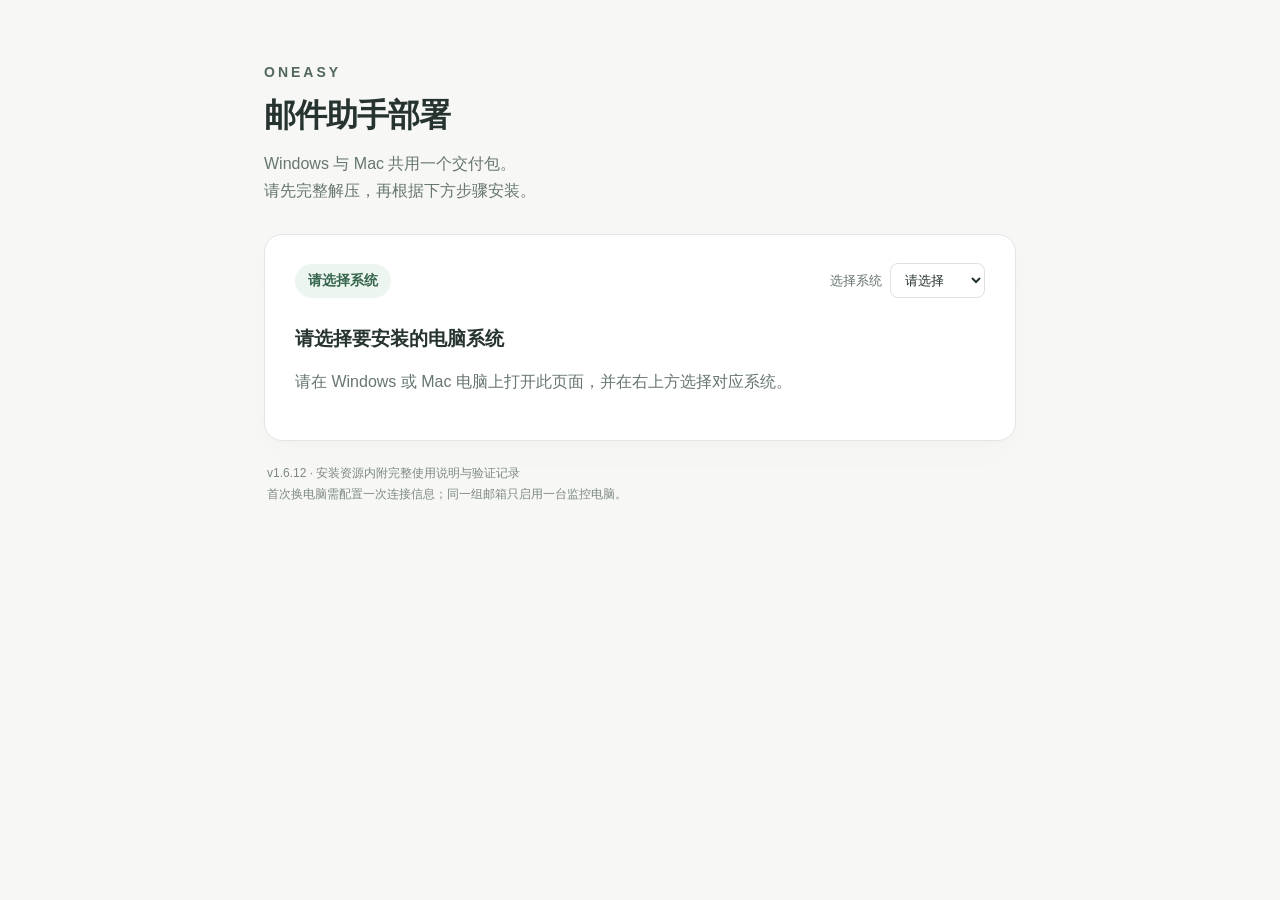
<file: packaging/部署邮件助手.html>
<!doctype html>
<html lang="zh-CN">
<head>
  <meta charset="utf-8">
  <meta name="viewport" content="width=device-width,initial-scale=1">
  <title>Oneasy 邮件助手 · 统一部署</title>
  <style>
    :root { color-scheme: light; font-family: -apple-system,BlinkMacSystemFont,"Segoe UI","Microsoft YaHei",sans-serif; color:#26332e; background:#f7f8f6; }
    * { box-sizing:border-box; }
    body { margin:0; }
    main { max-width:800px; margin:64px auto; padding:0 24px; }
    .brand { font-size:14px; font-weight:750; letter-spacing:3px; color:#52675d; }
    h1 { font-size:32px; letter-spacing:-1px; margin:14px 0 12px; }
    .intro,.muted { color:#67766e; line-height:1.7; }
    .intro { margin:0 0 30px; }
    .card { padding:28px 30px; background:#fff; border:1px solid #e0e6e1; border-radius:18px; box-shadow:0 12px 36px #26332e05; }
    .card-head { display:flex; align-items:center; justify-content:space-between; gap:16px; flex-wrap:wrap; }
    .badge { background:#edf5f0; color:#35654d; border-radius:30px; padding:8px 13px; font-size:14px; font-weight:600; }
    label { font-size:13px; color:#67766e; }
    select { padding:8px 10px; margin-left:8px; border:1px solid #dce3dd; border-radius:8px; background:#fff; color:#26332e; font:inherit; }
    h2 { font-size:19px; margin:28px 0 7px; }
    ol { padding:0; margin:25px 0; list-style:none; counter-reset:steps; }
    li { counter-increment:steps; display:flex; gap:14px; align-items:flex-start; margin:20px 0; line-height:1.7; }
    li::before { content:counter(steps); width:27px; height:27px; flex:0 0 27px; border-radius:50%; background:#f0f3f0; text-align:center; font-size:13px; line-height:27px; color:#52675d; }
    .file { margin-top:7px; padding:12px 15px; background:#f6f8f5; border:1px solid #e6ebe5; border-radius:10px; font-size:15px; overflow-wrap:anywhere; }
    .hint { font-size:13px; color:#67766e; line-height:1.8; padding-top:19px; border-top:1px solid #edf0eb; }
    .limit { margin-top:10px; }
    footer { font-size:12px; color:#7c8880; line-height:1.8; margin:22px 3px; }
    [hidden] { display:none!important; }
    @media(max-width:560px) { main { margin:30px auto; padding:0 17px; } h1 { font-size:27px; } .card { padding:22px 20px; } .card-head { align-items:flex-start; } label { display:block; } }
  </style>
</head>
<body>
  <main>
    <div class="brand">ONEASY</div>
    <h1>邮件助手部署</h1>
    <p class="intro">Windows 与 Mac 共用一个交付包。<br>请先完整解压，再根据下方步骤安装。</p>
    <section class="card" aria-label="部署指引">
      <div class="card-head">
        <span class="badge" id="detected" role="status">正在识别系统</span>
        <label for="os-select">选择系统<select id="os-select"><option value="unknown">请选择</option><option value="windows">Windows</option><option value="macos">Mac</option></select></label>
      </div>
      <div id="unknown" hidden>
        <h2>请选择要安装的电脑系统</h2>
        <p class="muted">请在 Windows 或 Mac 电脑上打开此页面，并在右上方选择对应系统。</p>
      </div>
      <div id="guide" hidden>
        <h2 id="heading"></h2>
        <div class="muted" id="supported"></div>
        <ol>
          <li><div>回到刚才解压得到的「Oneasy邮件助手」文件夹。</div></li>
          <li><div>打开其中的 <strong>安装资源</strong> 文件夹。</div></li>
          <li><div>在文件管理器中双击下面的安装文件：<div class="file" id="installer"></div><div class="muted" id="authorize"></div></div></li>
        </ol>
        <div class="hint">
          本页面提供安装指引，安装程序需要由你手动运行。不要只复制安装脚本，安装资源文件夹中的内容需要保留完整。<br>
          部署成功后，从桌面或应用程序打开「Oneasy 邮件助手」。关闭助手窗口，后台仍会继续运行。
          <div class="limit" id="mac-limit" hidden>Mac 版本已完成适配与打包，尚需在真实 Mac 上完成安装及开机恢复验收。</div>
        </div>
      </div>
      <noscript><p class="muted">请打开「安装资源」文件夹：Windows 运行「部署邮件助手.cmd」，Mac 运行「部署邮件助手.command」。</p></noscript>
    </section>
    <footer>v1.6.12 · 安装资源内附完整使用说明与验证记录<br>首次换电脑需配置一次连接信息；同一组邮箱只启用一台监控电脑。</footer>
  </main>
  <script>
    function detectSystem(platform, agent, touches) {
      const text = (platform + ' ' + agent).toLowerCase();
      if (/android|iphone|ipad|ipod/.test(text) || (/mac/i.test(platform) && touches > 1)) return 'unknown';
      if (/win/i.test(platform) || /windows/.test(text)) return 'windows';
      if (/mac/i.test(platform) || /macintosh/.test(text)) return 'macos';
      return 'unknown';
    }
    const platforms = {
      windows: { name:'Windows', support:'Windows 10 / 11 · x64（Intel / AMD）', file:'部署邮件助手.cmd', authorize:'出现管理员授权窗口时，选择“是”，并等待部署完成。' },
      macos: { name:'Mac', support:'macOS 12 或更新系统 · Intel / Apple 芯片', file:'部署邮件助手.command', authorize:'提示时输入 Mac 管理员密码；输入时屏幕不会显示字符。' }
    };
    function showSystem(system) {
      const item = platforms[system];
      document.getElementById('os-select').value = item ? system : 'unknown';
      document.getElementById('guide').hidden = !item;
      document.getElementById('unknown').hidden = !!item;
      document.getElementById('mac-limit').hidden = system !== 'macos';
      document.getElementById('detected').textContent = item ? '当前系统：' + item.name : '请选择系统';
      if (!item) return;
      document.getElementById('heading').textContent = '在 ' + item.name + ' 上安装';
      document.getElementById('supported').textContent = item.support;
      document.getElementById('installer').textContent = item.file;
      document.getElementById('authorize').textContent = item.authorize;
    }
    document.getElementById('os-select').addEventListener('change', event => showSystem(event.target.value));
    showSystem(detectSystem(navigator.platform || '', navigator.userAgent || '', navigator.maxTouchPoints || 0));
  </script>
</body>
</html>
</file>
